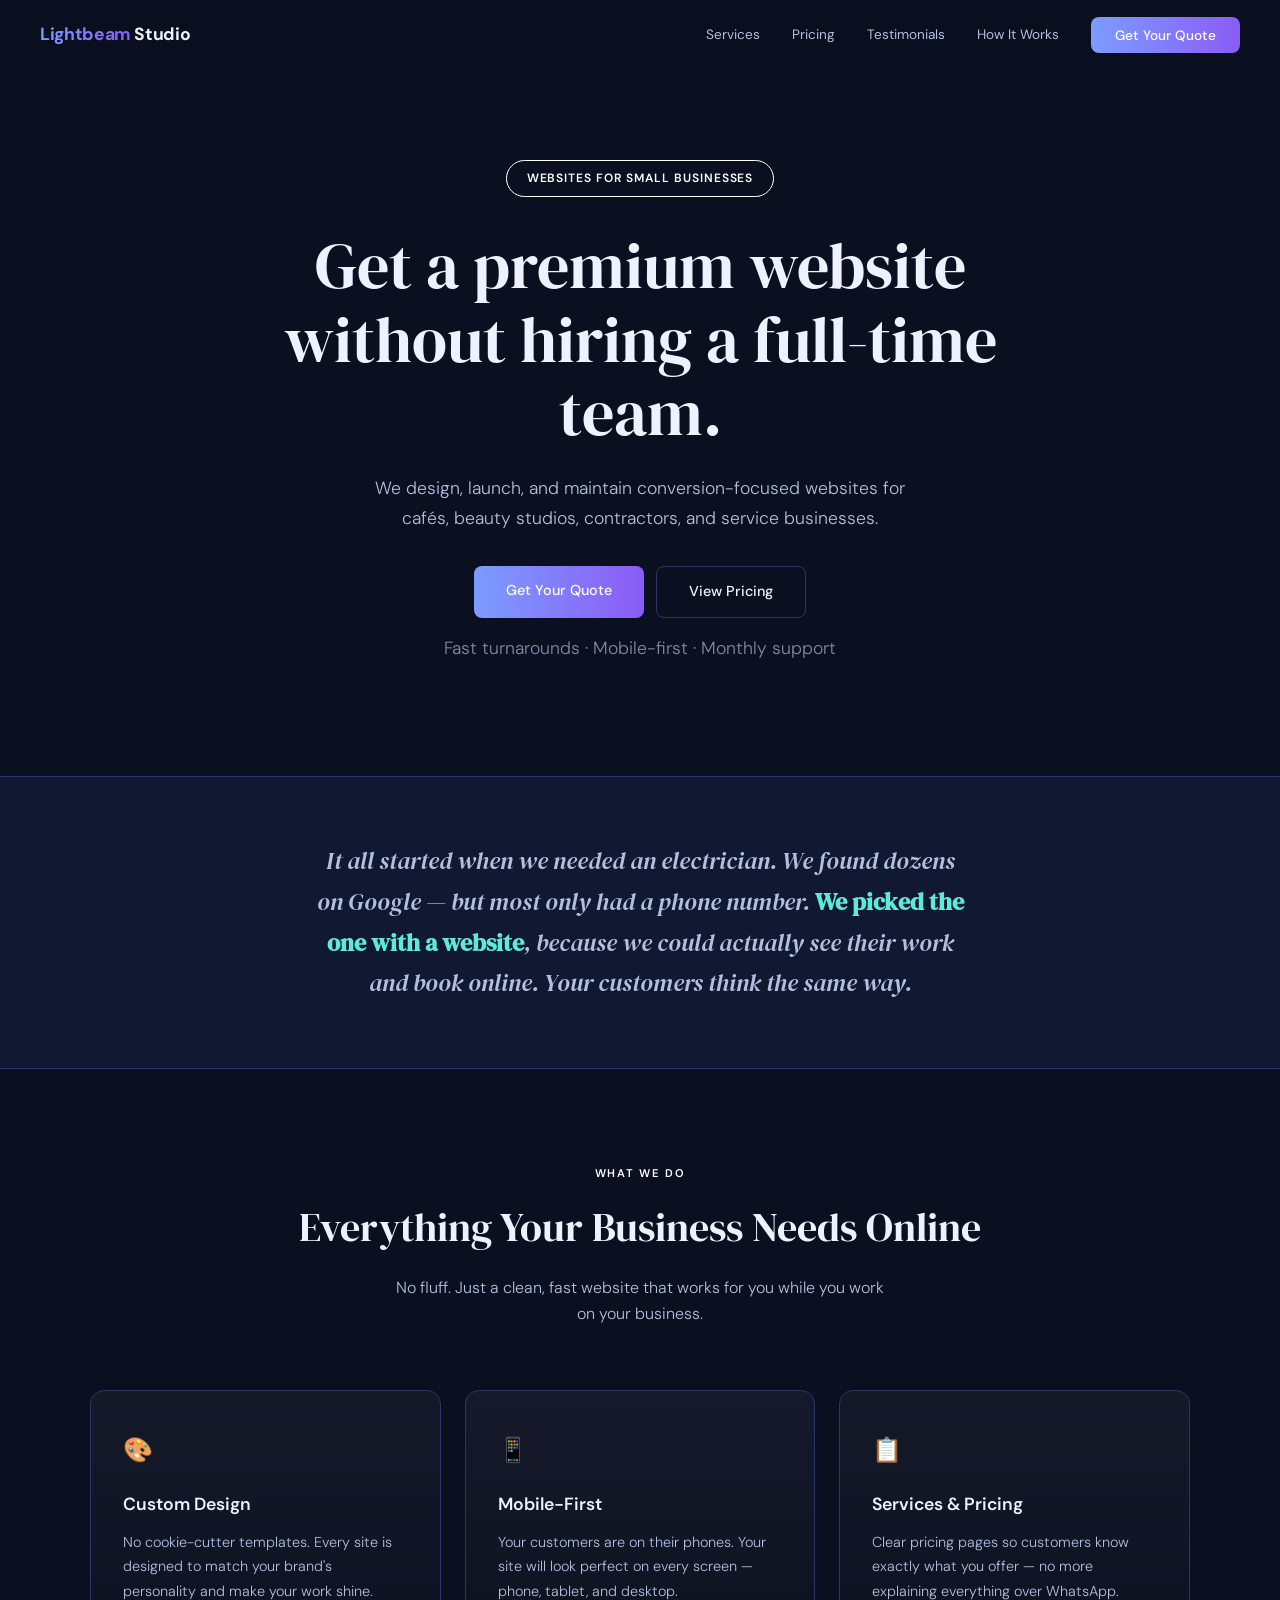
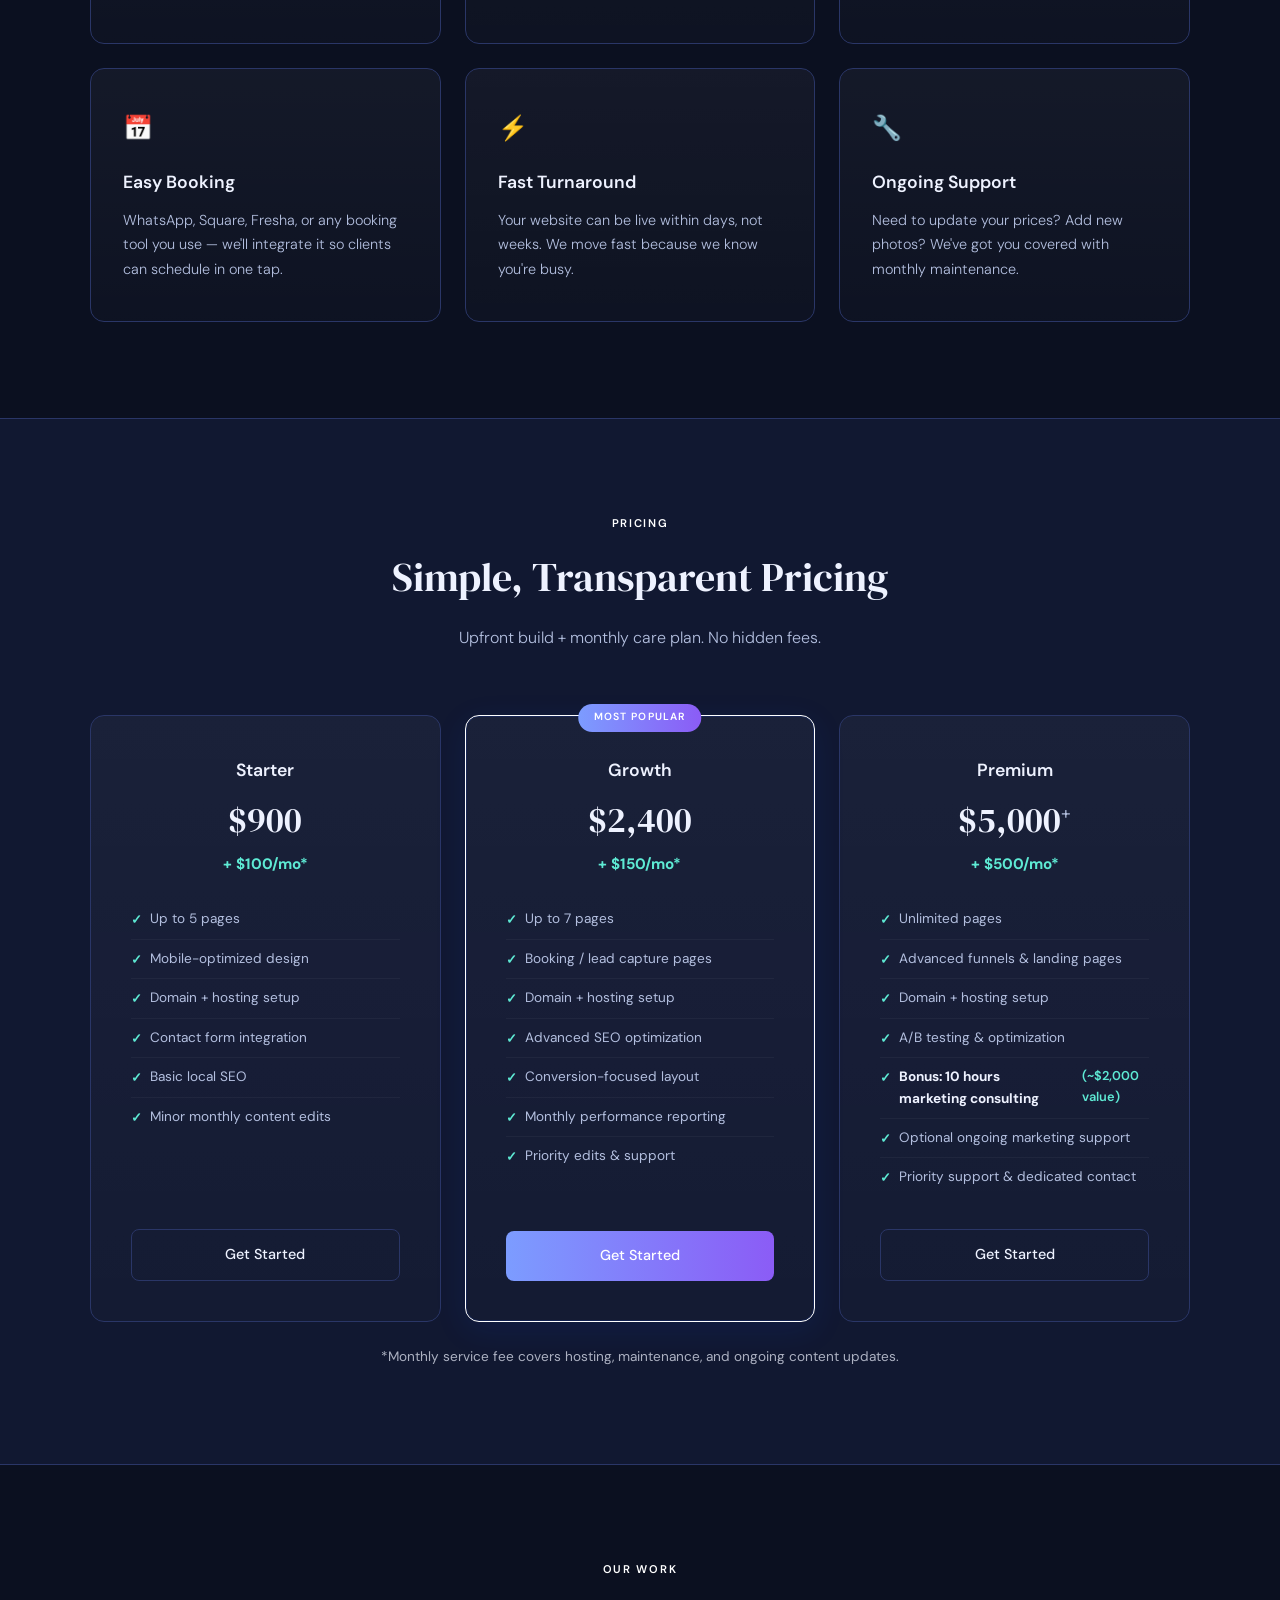
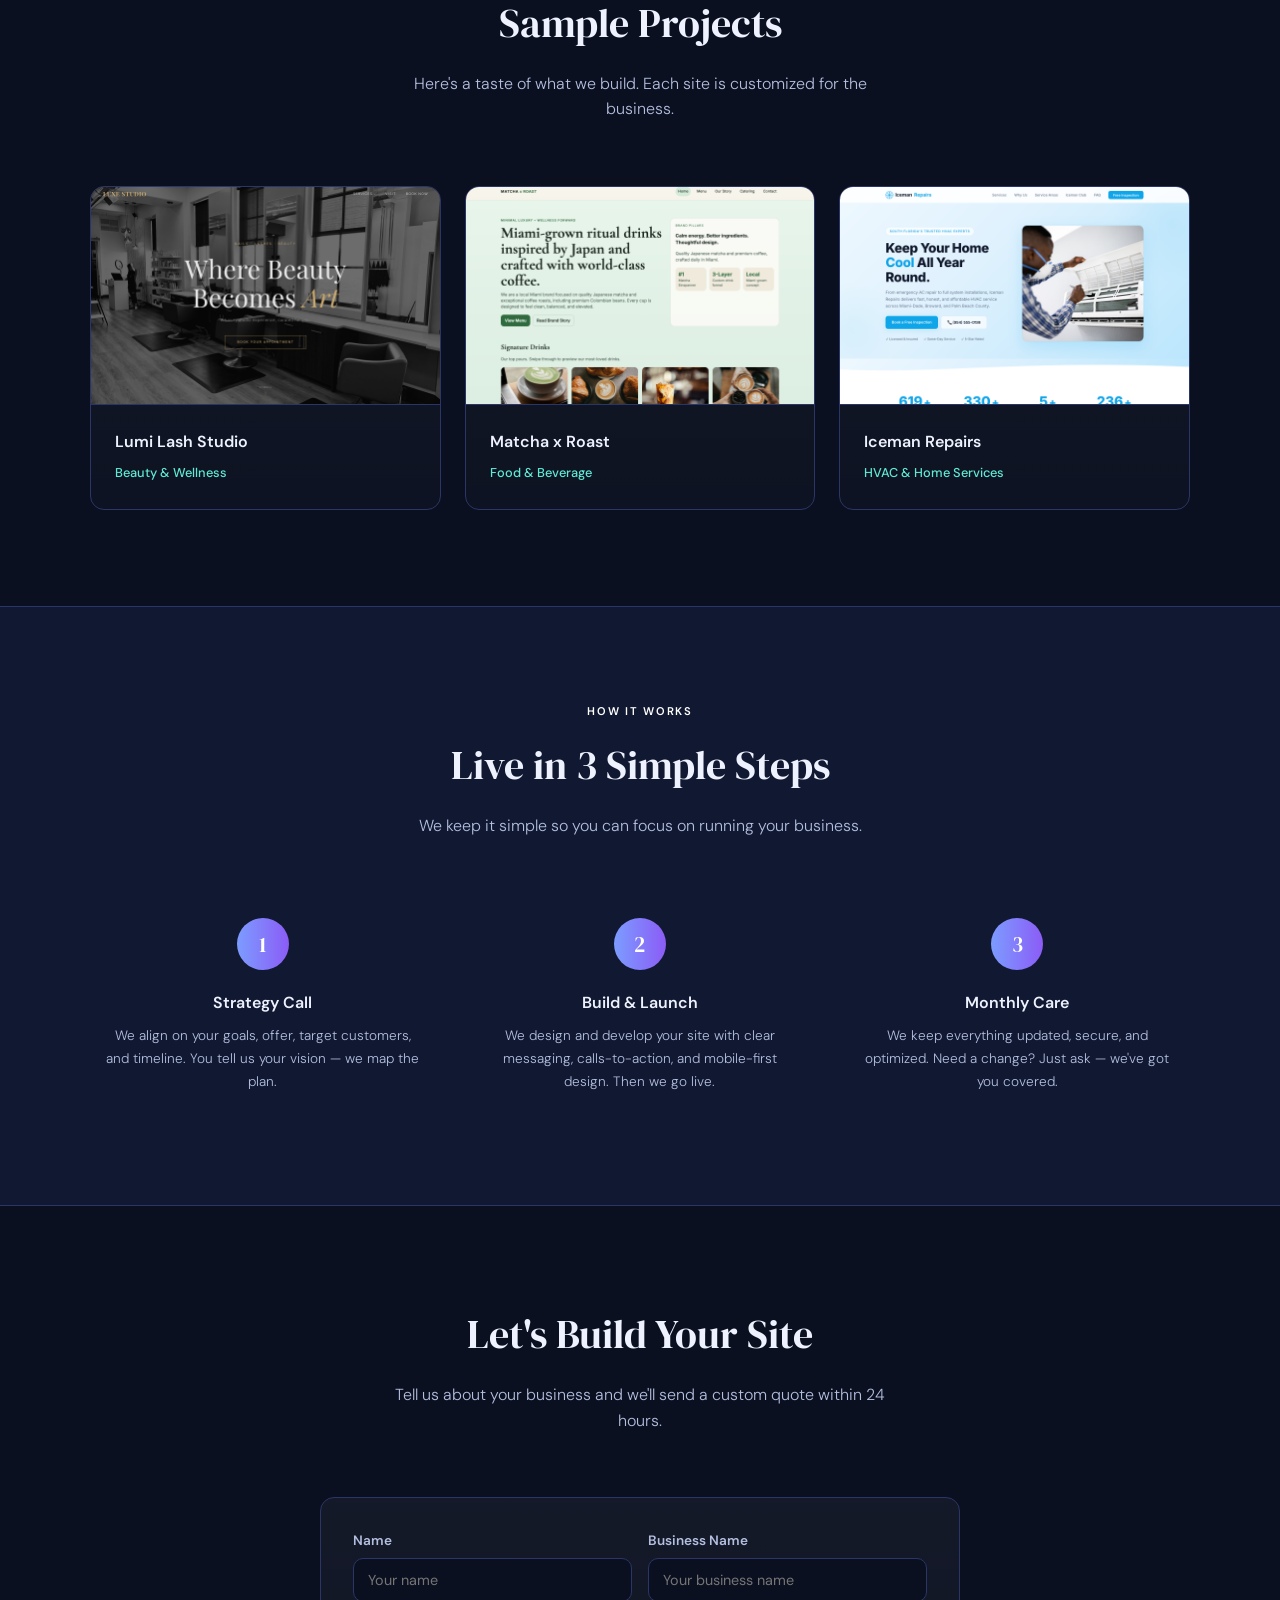
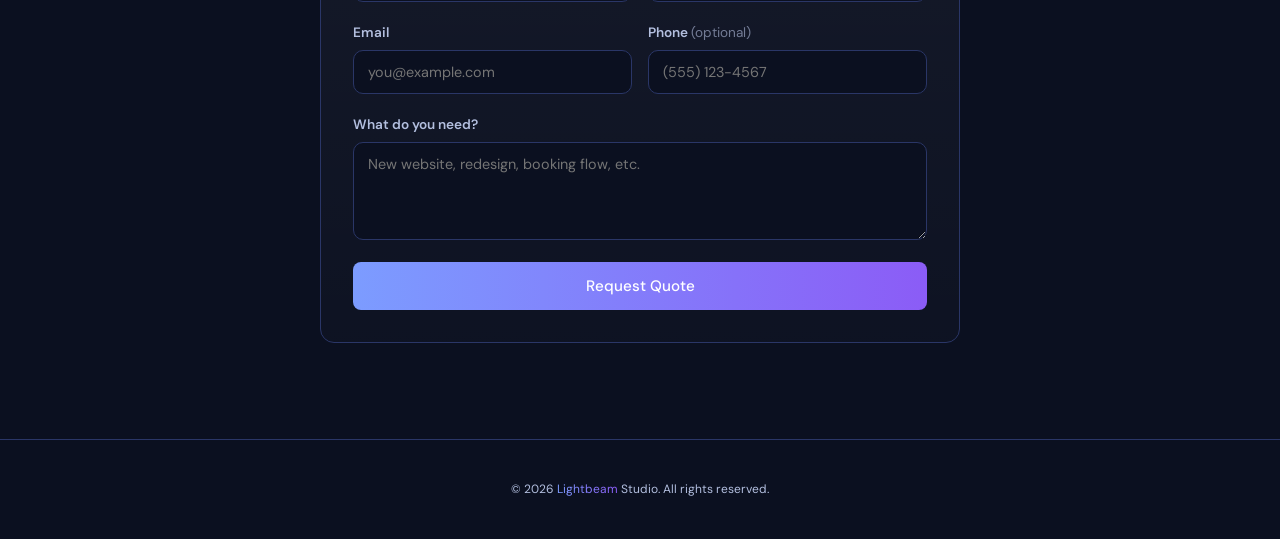
<file: index.html>
<!doctype html>
<html lang="en">
    <head>
        <meta charset="UTF-8" />
        <meta name="viewport" content="width=device-width, initial-scale=1.0" />
        <title>Lightbeam Studio — Websites for Small Businesses</title>
        <meta
            name="description"
            content="Done-for-you websites for local businesses. Professional design, fast launch, and monthly maintenance plans."
        />
        <link rel="preconnect" href="https://fonts.googleapis.com" />
        <link rel="preconnect" href="https://fonts.gstatic.com" crossorigin />
        <link
            href="https://fonts.googleapis.com/css2?family=DM+Sans:ital,wght@0,300;0,400;0,500;0,600;0,700;1,400&family=DM+Serif+Display:ital@0;1&display=swap"
            rel="stylesheet"
        />
        <link rel="stylesheet" href="./styles.css" />
    </head>
    <body>
        <!-- NAV -->
        <nav>
            <a href="#" class="nav-logo"
                ><span class="boo">Lightbeam</span> Studio</a
            >
            <ul class="nav-links">
                <li><a href="#services">Services</a></li>
                <li><a href="#pricing">Pricing</a></li>
                <li><a href="./testimonials.html">Testimonials</a></li>
                <li><a href="#how">How It Works</a></li>
                <li><a href="#contact" class="nav-cta">Get Your Quote</a></li>
            </ul>
            <button class="nav-hamburger" aria-label="Menu">
                <span></span><span></span><span></span>
            </button>
        </nav>

        <!-- HERO -->
        <section class="hero">
            <div class="fade-in">
                <span class="hero-badge">WEBSITES FOR SMALL BUSINESSES</span>
                <h1>Get a premium website without hiring a full-time team.</h1>
                <p>
                    We design, launch, and maintain conversion-focused websites
                    for cafés, beauty studios, contractors, and service
                    businesses.
                </p>
                <div class="hero-ctas">
                    <a href="#contact" class="btn-gradient">Get Your Quote</a>
                    <a href="#pricing" class="btn-ghost">View Pricing</a>
                </div>
                <p class="micro">
                    Fast turnarounds · Mobile-first · Monthly support
                </p>
            </div>
        </section>

        <!-- STORY -->
        <div class="story">
            <div class="story-inner fade-in">
                <p>
                    It all started when we needed an electrician. We found
                    dozens on Google — but most only had a phone number.
                    <strong>We picked the one with a website</strong>, because
                    we could actually see their work and book online. Your
                    customers think the same way.
                </p>
            </div>
        </div>

        <!-- SERVICES -->
        <section id="services">
            <p class="section-label fade-in">What We Do</p>
            <h2 class="section-title fade-in">
                Everything Your Business Needs Online
            </h2>
            <p class="section-subtitle fade-in">
                No fluff. Just a clean, fast website that works for you while
                you work on your business.
            </p>

            <div class="offers-grid">
                <div class="offer-card fade-in">
                    <div class="offer-icon">🎨</div>
                    <h3>Custom Design</h3>
                    <p>
                        No cookie-cutter templates. Every site is designed to
                        match your brand's personality and make your work shine.
                    </p>
                </div>
                <div class="offer-card fade-in">
                    <div class="offer-icon">📱</div>
                    <h3>Mobile-First</h3>
                    <p>
                        Your customers are on their phones. Your site will look
                        perfect on every screen — phone, tablet, and desktop.
                    </p>
                </div>
                <div class="offer-card fade-in">
                    <div class="offer-icon">📋</div>
                    <h3>Services & Pricing</h3>
                    <p>
                        Clear pricing pages so customers know exactly what you
                        offer — no more explaining everything over WhatsApp.
                    </p>
                </div>
                <div class="offer-card fade-in">
                    <div class="offer-icon">📅</div>
                    <h3>Easy Booking</h3>
                    <p>
                        WhatsApp, Square, Fresha, or any booking tool you use —
                        we'll integrate it so clients can schedule in one tap.
                    </p>
                </div>
                <div class="offer-card fade-in">
                    <div class="offer-icon">⚡</div>
                    <h3>Fast Turnaround</h3>
                    <p>
                        Your website can be live within days, not weeks. We move
                        fast because we know you're busy.
                    </p>
                </div>
                <div class="offer-card fade-in">
                    <div class="offer-icon">🔧</div>
                    <h3>Ongoing Support</h3>
                    <p>
                        Need to update your prices? Add new photos? We've got
                        you covered with monthly maintenance.
                    </p>
                </div>
            </div>
        </section>

        <!-- PRICING -->
        <section id="pricing" class="alt-section">
            <p class="section-label fade-in">Pricing</p>
            <h2 class="section-title fade-in">Simple, Transparent Pricing</h2>
            <p class="section-subtitle fade-in">
                Upfront build + monthly care plan. No hidden fees.
            </p>

            <div class="pricing-grid">
                <div class="pricing-card fade-in">
                    <h3>Starter</h3>
                    <div class="price">$900</div>
                    <div class="monthly">+ $100/mo*</div>
                    <ul class="pricing-features">
                        <li>Up to 5 pages</li>
                        <li>Mobile-optimized design</li>
                        <li>Domain + hosting setup</li>
                        <li>Contact form integration</li>
                        <li>Basic local SEO</li>
                        <li>Minor monthly content edits</li>
                    </ul>
                    <a href="#contact" class="btn-outline-full">Get Started</a>
                </div>
                <div class="pricing-card featured fade-in">
                    <span class="pricing-badge">Most Popular</span>
                    <h3>Growth</h3>
                    <div class="price">$2,400</div>
                    <div class="monthly">+ $150/mo*</div>
                    <ul class="pricing-features">
                        <li>Up to 7 pages</li>
                        <li>Booking / lead capture pages</li>
                        <li>Domain + hosting setup</li>
                        <li>Advanced SEO optimization</li>
                        <li>Conversion-focused layout</li>
                        <li>Monthly performance reporting</li>
                        <li>Priority edits & support</li>
                    </ul>
                    <a href="#contact" class="btn-gradient-full">Get Started</a>
                </div>
                <div class="pricing-card fade-in">
                    <h3>Premium</h3>
                    <div class="price">
                        $5,000<span
                            style="font-size: 0.5em; vertical-align: super"
                            >+</span
                        >
                    </div>
                    <div class="monthly">+ $500/mo*</div>
                    <ul class="pricing-features">
                        <li>Unlimited pages</li>
                        <li>Advanced funnels & landing pages</li>
                        <li>Domain + hosting setup</li>
                        <li>A/B testing & optimization</li>
                        <li>
                            <strong>Bonus: 10 hours marketing consulting</strong
                            ><br /><span class="bonus-value"
                                >(~$2,000 value)</span
                            >
                        </li>
                        <li>Optional ongoing marketing support</li>
                        <li>Priority support & dedicated contact</li>
                    </ul>
                    <a href="#contact" class="btn-outline-full">Get Started</a>
                </div>
            </div>
            <p
                class="pricing-remark fade-in"
                style="
                    text-align: center;
                    margin-top: 1.5rem;
                    font-size: 0.85rem;
                    opacity: 0.7;
                "
            >
                *Monthly service fee covers hosting, maintenance, and ongoing
                content updates.
            </p>
        </section>

        <!-- PORTFOLIO / TESTIMONIALS -->
        <section id="work">
            <p class="section-label fade-in">Our Work</p>
            <h2 class="section-title fade-in">Sample Projects</h2>
            <p class="section-subtitle fade-in">
                Here's a taste of what we build. Each site is customized for the
                business.
            </p>

            <div class="portfolio-grid">
                <div class="portfolio-card fade-in">
                    <div class="portfolio-thumb">
                        <img
                            src="assets/lumi-lash-brow-home.png"
                            alt="Lumi Lash Studio website"
                        />
                    </div>
                    <div class="portfolio-info">
                        <h3>Lumi Lash Studio</h3>
                        <span class="portfolio-type">Beauty & Wellness</span>
                    </div>
                </div>
                <div class="portfolio-card fade-in">
                    <div class="portfolio-thumb">
                        <img
                            src="assets/matcha-x-roast-home.png"
                            alt="Matcha x Roast website"
                        />
                    </div>
                    <div class="portfolio-info">
                        <h3>Matcha x Roast</h3>
                        <span class="portfolio-type">Food & Beverage</span>
                    </div>
                </div>
                <div class="portfolio-card fade-in">
                    <div class="portfolio-thumb">
                        <img
                            src="assets/iceman-repairs-home.png"
                            alt="Iceman Repairs website"
                        />
                    </div>
                    <div class="portfolio-info">
                        <h3>Iceman Repairs</h3>
                        <span class="portfolio-type">HVAC & Home Services</span>
                    </div>
                </div>
            </div>
        </section>

        <!-- HOW IT WORKS -->
        <section id="how" class="alt-section">
            <p class="section-label fade-in">How It Works</p>
            <h2 class="section-title fade-in">Live in 3 Simple Steps</h2>
            <p class="section-subtitle fade-in">
                We keep it simple so you can focus on running your business.
            </p>

            <div class="steps">
                <div class="step fade-in">
                    <div class="step-num">1</div>
                    <h3>Strategy Call</h3>
                    <p>
                        We align on your goals, offer, target customers, and
                        timeline. You tell us your vision — we map the plan.
                    </p>
                </div>
                <div class="step fade-in">
                    <div class="step-num">2</div>
                    <h3>Build & Launch</h3>
                    <p>
                        We design and develop your site with clear messaging,
                        calls-to-action, and mobile-first design. Then we go
                        live.
                    </p>
                </div>
                <div class="step fade-in">
                    <div class="step-num">3</div>
                    <h3>Monthly Care</h3>
                    <p>
                        We keep everything updated, secure, and optimized. Need
                        a change? Just ask — we've got you covered.
                    </p>
                </div>
            </div>
        </section>

        <!-- CONTACT -->
        <section id="contact">
            <div class="fade-in contact-wrap">
                <h2 class="section-title">Let's Build Your Site</h2>
                <p class="section-subtitle">
                    Tell us about your business and we'll send a custom quote
                    within 24 hours.
                </p>

                <form
                    class="contact-form"
                    id="contact-form"
                    action="https://formspree.io/f/mlgojzvj"
                    method="POST"
                >
                    <div class="form-grid">
                        <label>
                            Name
                            <input
                                type="text"
                                name="name"
                                required
                                placeholder="Your name"
                            />
                        </label>
                        <label>
                            Business Name
                            <input
                                type="text"
                                name="business"
                                required
                                placeholder="Your business name"
                            />
                        </label>
                        <label>
                            Email
                            <input
                                type="email"
                                name="email"
                                required
                                placeholder="you@example.com"
                            />
                        </label>
                        <label>
                            Phone <span class="optional">(optional)</span>
                            <input
                                type="tel"
                                name="phone"
                                placeholder="(555) 123-4567"
                            />
                        </label>
                    </div>
                    <label class="full-width">
                        What do you need?
                        <textarea
                            name="needs"
                            rows="4"
                            placeholder="New website, redesign, booking flow, etc."
                        ></textarea>
                    </label>
                    <button class="btn-gradient-full" type="submit">
                        Request Quote
                    </button>
                </form>
                <div id="form-success" style="display:none; text-align:center; padding:2rem 0;">
                    <h3 style="color:#4ade80; margin-bottom:0.5rem;">✅ Message sent!</h3>
                    <p style="color:#ccc;">Thanks for reaching out — we'll get back to you within 24 hours.</p>
                </div>
            </div>
        </section>

        <!-- FOOTER -->
        <footer>
            <p>
                © 2026 <span class="boo">Lightbeam</span> Studio. All rights
                reserved.
            </p>
        </footer>

        <script>
            // Fade-in on scroll
            const observer = new IntersectionObserver(
                (entries) => {
                    entries.forEach((entry) => {
                        if (entry.isIntersecting)
                            entry.target.classList.add("visible");
                    });
                },
                { threshold: 0.1 },
            );
            document
                .querySelectorAll(".fade-in")
                .forEach((el) => observer.observe(el));

            // Nav scroll
            window.addEventListener("scroll", () => {
                document
                    .querySelector("nav")
                    .classList.toggle("scrolled", window.scrollY > 20);
            });

            // Mobile menu
            const hamburger = document.querySelector(".nav-hamburger");
            const navLinks = document.querySelector(".nav-links");
            hamburger.addEventListener("click", () => {
                hamburger.classList.toggle("open");
                navLinks.classList.toggle("open");
            });
            navLinks.querySelectorAll("a").forEach((link) => {
                link.addEventListener("click", () => {
                    hamburger.classList.remove("open");
                    navLinks.classList.remove("open");
                });
            });
            // Contact form — AJAX submit
            const form = document.getElementById("contact-form");
            const successMsg = document.getElementById("form-success");
            form.addEventListener("submit", async (e) => {
                e.preventDefault();
                const btn = form.querySelector('button[type="submit"]');
                btn.disabled = true;
                btn.textContent = "Sending...";
                try {
                    const res = await fetch(form.action, {
                        method: "POST",
                        body: new FormData(form),
                        headers: { Accept: "application/json" },
                    });
                    if (res.ok) {
                        form.style.display = "none";
                        successMsg.style.display = "block";
                    } else {
                        btn.disabled = false;
                        btn.textContent = "Request Quote";
                        alert("Something went wrong — please try again.");
                    }
                } catch {
                    btn.disabled = false;
                    btn.textContent = "Request Quote";
                    alert("Something went wrong — please try again.");
                }
            });
        </script>
    </body>
</html>
</file>
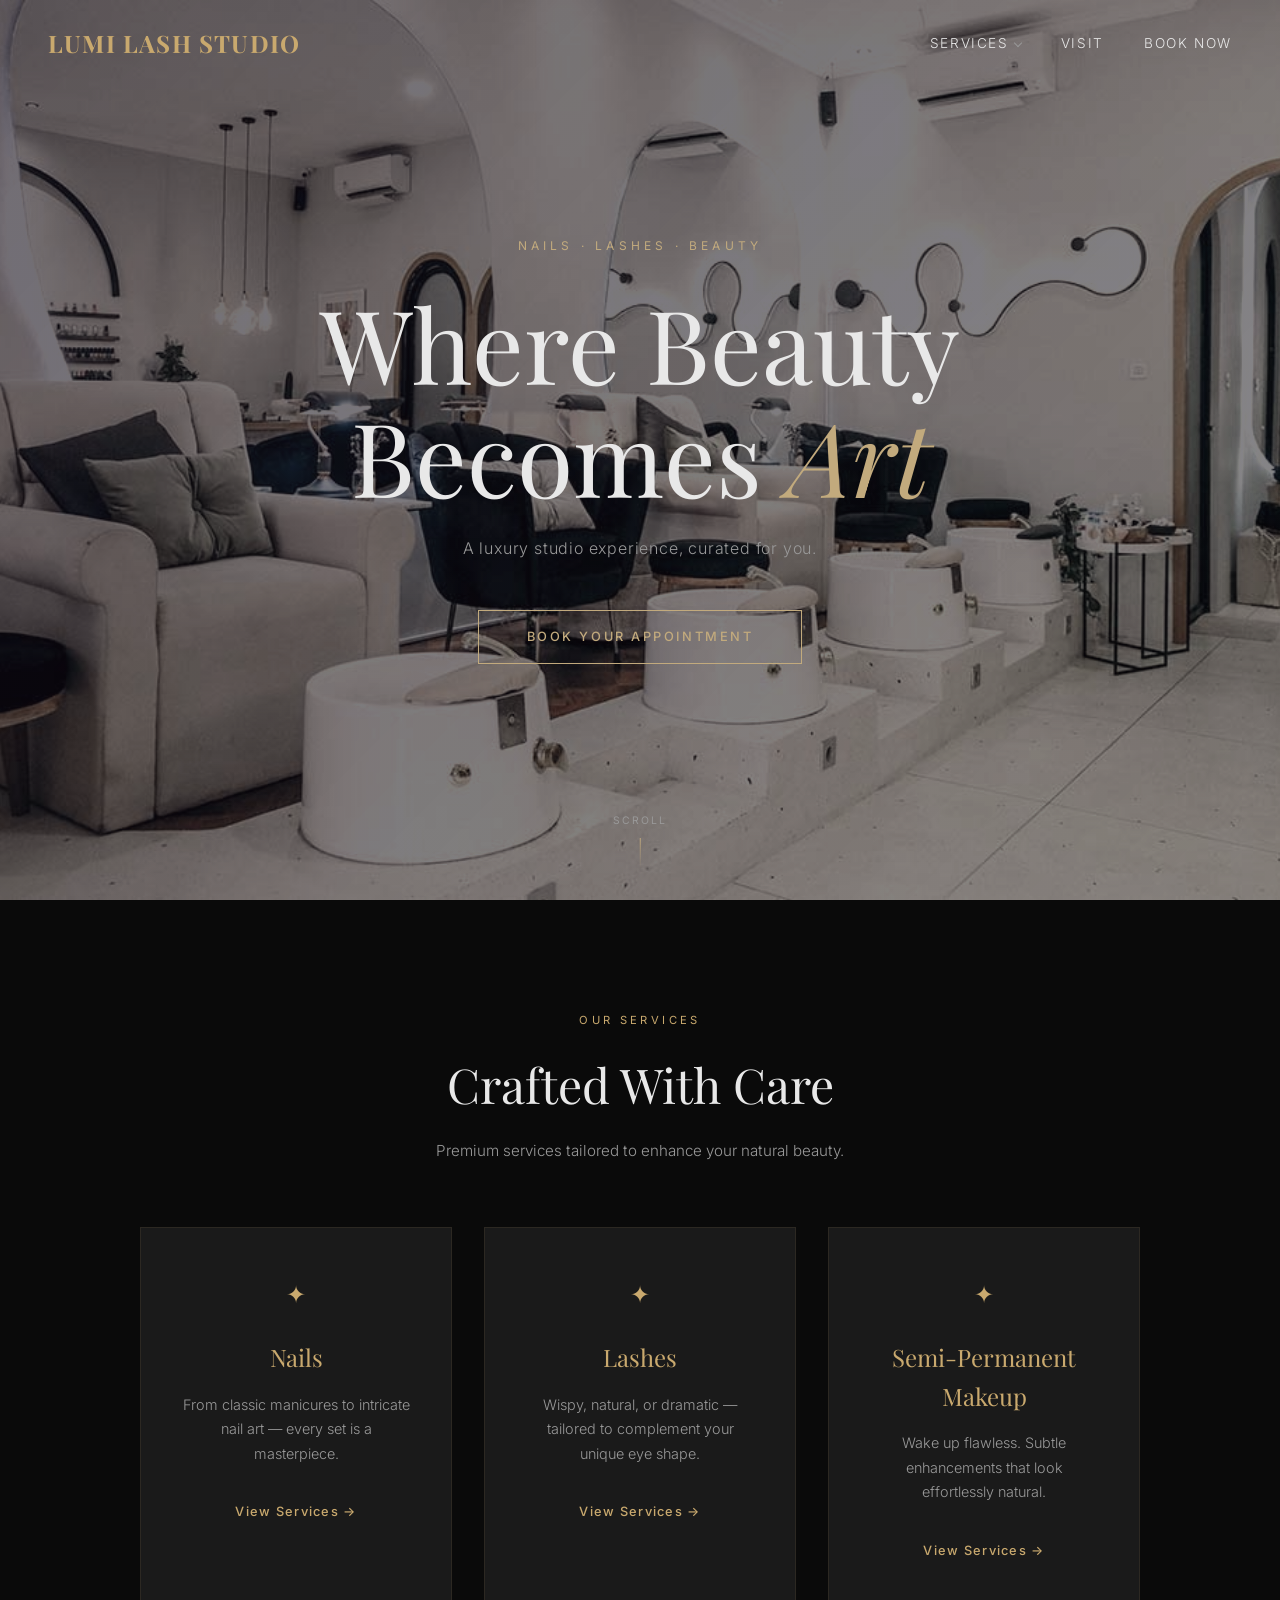
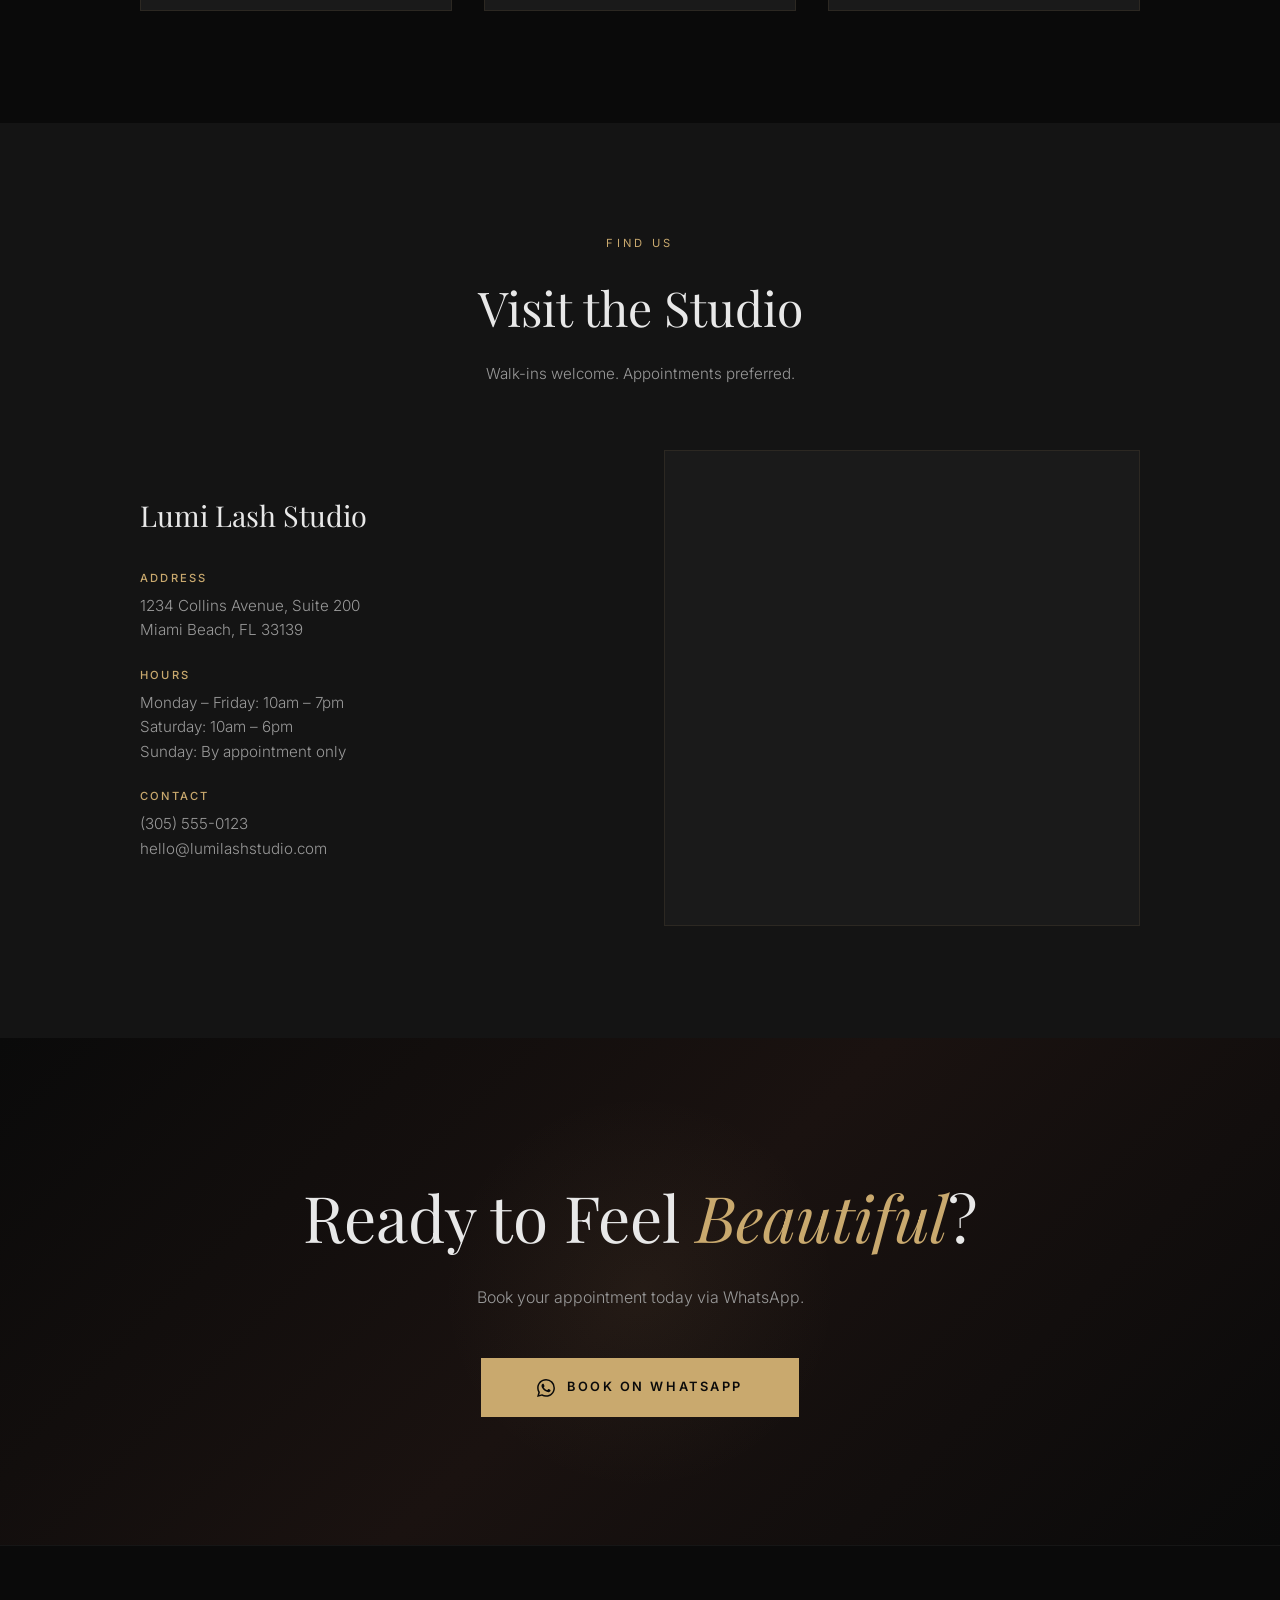
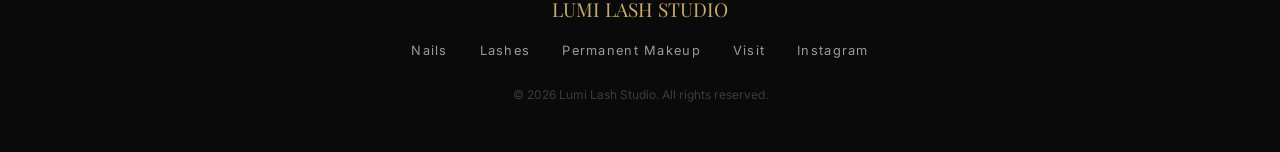
<file: samples/lumi-lash/index.html>
<!DOCTYPE html>
<html lang="en">
<head>
    <meta charset="UTF-8">
    <meta name="viewport" content="width=device-width, initial-scale=1.0">
    <title>Lumi Lash Studio</title>
    <link rel="preconnect" href="https://fonts.googleapis.com">
    <link href="https://fonts.googleapis.com/css2?family=Playfair+Display:ital,wght@0,400;0,600;0,700;1,400&family=Inter:wght@300;400;500&display=swap" rel="stylesheet">
    <link rel="stylesheet" href="styles.css">
</head>
<body>

    <!-- NAV -->
    <nav>
        <a href="index.html" class="nav-logo">LUMI LASH STUDIO</a>
        <ul class="nav-links">
            <li class="dropdown">
                <a href="#" class="dropdown-toggle">Services</a>
                <ul class="dropdown-menu">
                    <li><a href="nails.html">Nails</a></li>
                    <li><a href="lashes.html">Lashes</a></li>
                    <li><a href="permanent.html">Permanent Makeup</a></li>
                </ul>
            </li>
            <li><a href="#location">Visit</a></li>
            <li><a href="#booking">Book Now</a></li>
        </ul>
        <button class="nav-hamburger" aria-label="Menu">
            <span></span><span></span><span></span>
        </button>
    </nav>

    <!-- HERO -->
    <section class="hero" style="background-image: url('images/salon-hero.jpg');">
        <div class="hero-overlay"></div>
        <div class="hero-content fade-in">
            <p class="hero-tagline">Nails · Lashes · Beauty</p>
            <h1>Where Beauty<br>Becomes <em>Art</em></h1>
            <p class="hero-sub">A luxury studio experience, curated for you.</p>
            <a href="#booking" class="hero-cta">Book Your Appointment</a>
        </div>
        <div class="scroll-indicator">
            <span>Scroll</span>
        </div>
    </section>

    <!-- SERVICES OVERVIEW -->
    <section id="services">
        <p class="section-label fade-in">Our Services</p>
        <h2 class="section-title fade-in">Crafted With Care</h2>
        <p class="section-subtitle fade-in">Premium services tailored to enhance your natural beauty.</p>

        <div class="services-overview">
            <a href="nails.html" class="service-card fade-in">
                <div class="service-card-icon">✦</div>
                <h3>Nails</h3>
                <p>From classic manicures to intricate nail art — every set is a masterpiece.</p>
                <span class="service-card-link">View Services →</span>
            </a>
            <a href="lashes.html" class="service-card fade-in">
                <div class="service-card-icon">✦</div>
                <h3>Lashes</h3>
                <p>Wispy, natural, or dramatic — tailored to complement your unique eye shape.</p>
                <span class="service-card-link">View Services →</span>
            </a>
            <a href="permanent.html" class="service-card fade-in">
                <div class="service-card-icon">✦</div>
                <h3>Semi-Permanent Makeup</h3>
                <p>Wake up flawless. Subtle enhancements that look effortlessly natural.</p>
                <span class="service-card-link">View Services →</span>
            </a>
        </div>
    </section>

    <!-- LOCATION -->
    <section id="location" class="bg-dark">
        <p class="section-label fade-in">Find Us</p>
        <h2 class="section-title fade-in">Visit the Studio</h2>
        <p class="section-subtitle fade-in">Walk-ins welcome. Appointments preferred.</p>

        <div class="location-grid">
            <div class="location-info fade-in">
                <h3>Lumi Lash Studio</h3>
                <div class="location-detail">
                    <p class="label">Address</p>
                    <p class="value">1234 Collins Avenue, Suite 200<br>Miami Beach, FL 33139</p>
                </div>
                <div class="location-detail">
                    <p class="label">Hours</p>
                    <p class="value">
                        Monday – Friday: 10am – 7pm<br>
                        Saturday: 10am – 6pm<br>
                        Sunday: By appointment only
                    </p>
                </div>
                <div class="location-detail">
                    <p class="label">Contact</p>
                    <p class="value">
                        (305) 555-0123<br>
                        hello@lumilashstudio.com
                    </p>
                </div>
            </div>
            <div class="map-placeholder fade-in">
                <iframe src="https://www.google.com/maps/embed?pb=!1m18!1m12!1m3!1d14361.509421658498!2d-80.19362!3d25.76168!2m3!1f0!2f0!3f0!3m2!1i1024!2i768!4f13.1!3m3!1m2!1s0x88d9b6823b6e27df%3A0xc7e16d0e63e2b8b3!2sMiami%20Beach%2C%20FL!5e0!3m2!1sen!2sus!4v1" width="100%" height="300" style="border:0; border-radius:12px;" allowfullscreen="" loading="lazy" referrerpolicy="no-referrer-when-downgrade"></iframe>
            </div>
        </div>
    </section>

    <!-- BOOKING CTA -->
    <section id="booking" class="booking">
        <div class="booking-content fade-in">
            <h2>Ready to Feel <em>Beautiful</em>?</h2>
            <p>Book your appointment today via WhatsApp.</p>
            <a href="https://wa.me/13055550123?text=Hi!%20I'd%20like%20to%20book%20an%20appointment." class="btn-book" target="_blank">
                <svg viewBox="0 0 24 24"><path d="M17.472 14.382c-.297-.149-1.758-.867-2.03-.967-.273-.099-.471-.148-.67.15-.197.297-.767.966-.94 1.164-.173.199-.347.223-.644.075-.297-.15-1.255-.463-2.39-1.475-.883-.788-1.48-1.761-1.653-2.059-.173-.297-.018-.458.13-.606.134-.133.298-.347.446-.52.149-.174.198-.298.298-.497.099-.198.05-.371-.025-.52-.075-.149-.669-1.612-.916-2.207-.242-.579-.487-.5-.669-.51-.173-.008-.371-.01-.57-.01-.198 0-.52.074-.792.372-.272.297-1.04 1.016-1.04 2.479 0 1.462 1.065 2.875 1.213 3.074.149.198 2.096 3.2 5.077 4.487.709.306 1.262.489 1.694.625.712.227 1.36.195 1.871.118.571-.085 1.758-.719 2.006-1.413.248-.694.248-1.289.173-1.413-.074-.124-.272-.198-.57-.347m-5.421 7.403h-.004a9.87 9.87 0 01-5.031-1.378l-.361-.214-3.741.982.998-3.648-.235-.374a9.86 9.86 0 01-1.51-5.26c.001-5.45 4.436-9.884 9.888-9.884 2.64 0 5.122 1.03 6.988 2.898a9.825 9.825 0 012.893 6.994c-.003 5.45-4.437 9.884-9.885 9.884m8.413-18.297A11.815 11.815 0 0012.05 0C5.495 0 .16 5.335.157 11.892c0 2.096.547 4.142 1.588 5.945L.057 24l6.305-1.654a11.882 11.882 0 005.683 1.448h.005c6.554 0 11.89-5.335 11.893-11.893a11.821 11.821 0 00-3.48-8.413z"/></svg>
                Book on WhatsApp
            </a>
        </div>
    </section>

    <!-- FOOTER -->
    <footer>
        <div class="footer-logo">LUMI LASH STUDIO</div>
        <div class="footer-links">
            <a href="nails.html">Nails</a>
            <a href="lashes.html">Lashes</a>
            <a href="permanent.html">Permanent Makeup</a>
            <a href="#location">Visit</a>
            <a href="https://instagram.com" target="_blank">Instagram</a>
        </div>
        <p>&copy; 2026 Lumi Lash Studio. All rights reserved.</p>
    </footer>

    <script src="main.js"></script>
</body>
</html>
</file>
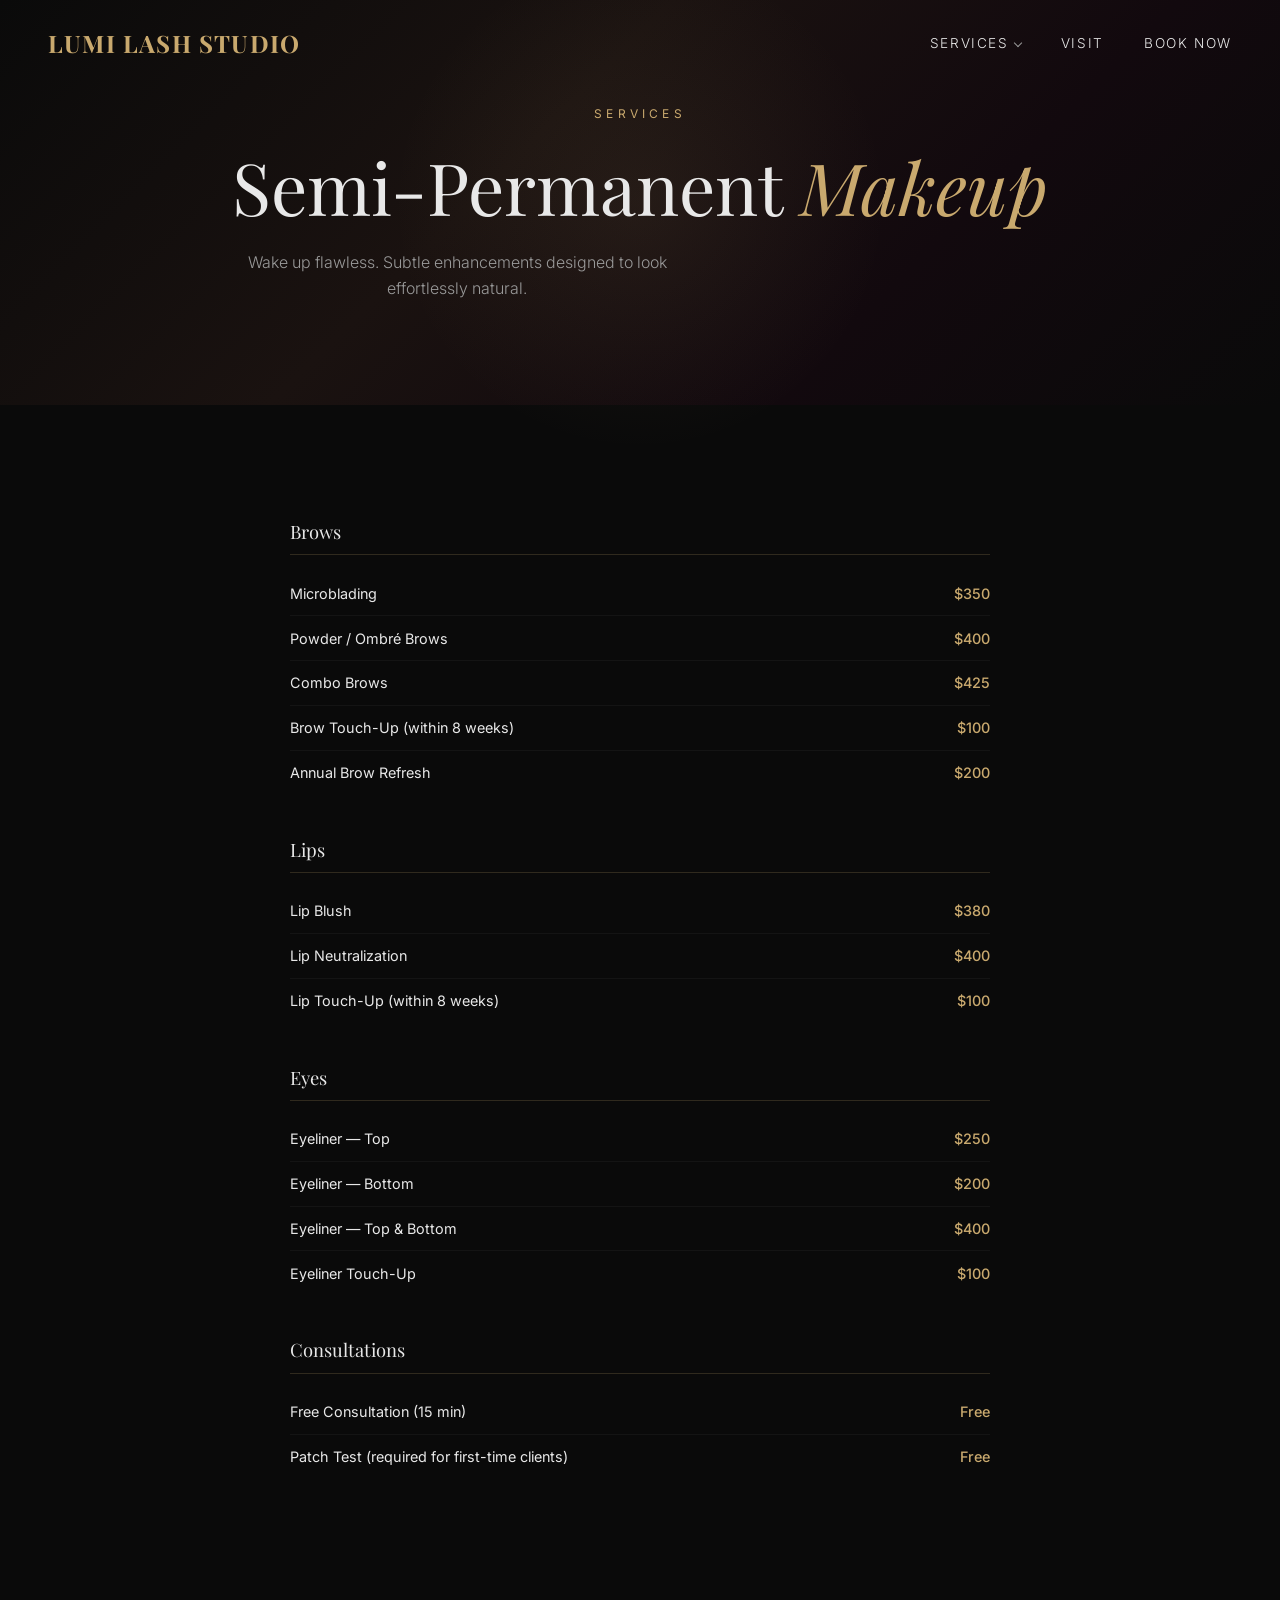
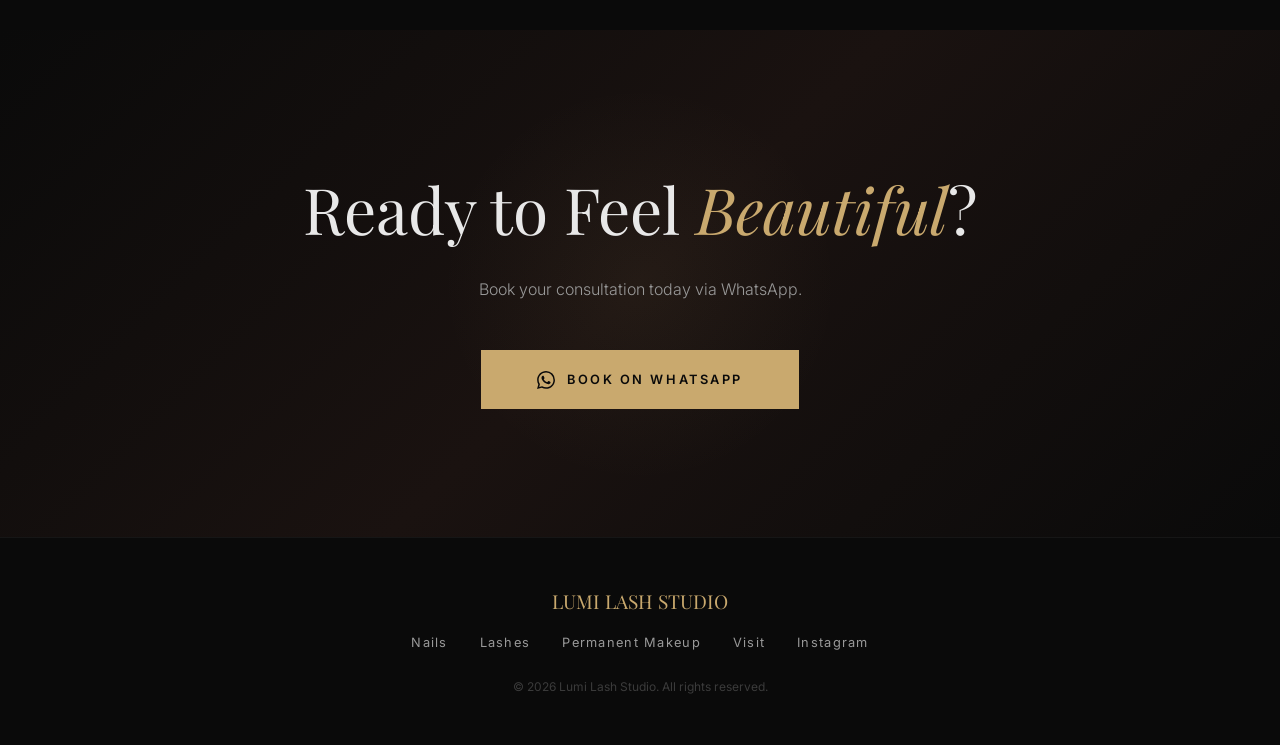
<file: samples/lumi-lash/permanent.html>
<!DOCTYPE html>
<html lang="en">
<head>
    <meta charset="UTF-8">
    <meta name="viewport" content="width=device-width, initial-scale=1.0">
    <title>Semi-Permanent Makeup — Lumi Lash Studio</title>
    <link rel="preconnect" href="https://fonts.googleapis.com">
    <link href="https://fonts.googleapis.com/css2?family=Playfair+Display:ital,wght@0,400;0,600;0,700;1,400&family=Inter:wght@300;400;500&display=swap" rel="stylesheet">
    <link rel="stylesheet" href="styles.css">
</head>
<body>

    <!-- NAV -->
    <nav>
        <a href="index.html" class="nav-logo">LUMI LASH STUDIO</a>
        <ul class="nav-links">
            <li class="dropdown">
                <a href="#" class="dropdown-toggle">Services</a>
                <ul class="dropdown-menu">
                    <li><a href="nails.html">Nails</a></li>
                    <li><a href="lashes.html">Lashes</a></li>
                    <li><a href="permanent.html">Permanent Makeup</a></li>
                </ul>
            </li>
            <li><a href="index.html#location">Visit</a></li>
            <li><a href="index.html#booking">Book Now</a></li>
        </ul>
        <button class="nav-hamburger" aria-label="Menu">
            <span></span><span></span><span></span>
        </button>
    </nav>

    <!-- PAGE HERO -->
    <section class="page-hero">
        <div class="page-hero-content fade-in">
            <p class="hero-tagline">Services</p>
            <h1>Semi-Permanent <em>Makeup</em></h1>
            <p class="page-hero-sub">Wake up flawless. Subtle enhancements designed to look effortlessly natural.</p>
        </div>
    </section>

    <!-- PRICING -->
    <section>
        <div class="pricing-section fade-in">
            <h4 class="pricing-group-title">Brows</h4>
            <ul>
                <li><span class="item-name">Microblading</span><span class="item-price">$350</span></li>
                <li><span class="item-name">Powder / Ombré Brows</span><span class="item-price">$400</span></li>
                <li><span class="item-name">Combo Brows</span><span class="item-price">$425</span></li>
                <li><span class="item-name">Brow Touch-Up (within 8 weeks)</span><span class="item-price">$100</span></li>
                <li><span class="item-name">Annual Brow Refresh</span><span class="item-price">$200</span></li>
            </ul>

            <h4 class="pricing-group-title">Lips</h4>
            <ul>
                <li><span class="item-name">Lip Blush</span><span class="item-price">$380</span></li>
                <li><span class="item-name">Lip Neutralization</span><span class="item-price">$400</span></li>
                <li><span class="item-name">Lip Touch-Up (within 8 weeks)</span><span class="item-price">$100</span></li>
            </ul>

            <h4 class="pricing-group-title">Eyes</h4>
            <ul>
                <li><span class="item-name">Eyeliner — Top</span><span class="item-price">$250</span></li>
                <li><span class="item-name">Eyeliner — Bottom</span><span class="item-price">$200</span></li>
                <li><span class="item-name">Eyeliner — Top & Bottom</span><span class="item-price">$400</span></li>
                <li><span class="item-name">Eyeliner Touch-Up</span><span class="item-price">$100</span></li>
            </ul>

            <h4 class="pricing-group-title">Consultations</h4>
            <ul>
                <li><span class="item-name">Free Consultation (15 min)</span><span class="item-price">Free</span></li>
                <li><span class="item-name">Patch Test (required for first-time clients)</span><span class="item-price">Free</span></li>
            </ul>
        </div>
    </section>

    <!-- BOOKING CTA -->
    <section class="booking">
        <div class="booking-content fade-in">
            <h2>Ready to Feel <em>Beautiful</em>?</h2>
            <p>Book your consultation today via WhatsApp.</p>
            <a href="https://wa.me/13055550123?text=Hi!%20I'd%20like%20to%20book%20a%20permanent%20makeup%20consultation." class="btn-book" target="_blank">
                <svg viewBox="0 0 24 24"><path d="M17.472 14.382c-.297-.149-1.758-.867-2.03-.967-.273-.099-.471-.148-.67.15-.197.297-.767.966-.94 1.164-.173.199-.347.223-.644.075-.297-.15-1.255-.463-2.39-1.475-.883-.788-1.48-1.761-1.653-2.059-.173-.297-.018-.458.13-.606.134-.133.298-.347.446-.52.149-.174.198-.298.298-.497.099-.198.05-.371-.025-.52-.075-.149-.669-1.612-.916-2.207-.242-.579-.487-.5-.669-.51-.173-.008-.371-.01-.57-.01-.198 0-.52.074-.792.372-.272.297-1.04 1.016-1.04 2.479 0 1.462 1.065 2.875 1.213 3.074.149.198 2.096 3.2 5.077 4.487.709.306 1.262.489 1.694.625.712.227 1.36.195 1.871.118.571-.085 1.758-.719 2.006-1.413.248-.694.248-1.289.173-1.413-.074-.124-.272-.198-.57-.347m-5.421 7.403h-.004a9.87 9.87 0 01-5.031-1.378l-.361-.214-3.741.982.998-3.648-.235-.374a9.86 9.86 0 01-1.51-5.26c.001-5.45 4.436-9.884 9.888-9.884 2.64 0 5.122 1.03 6.988 2.898a9.825 9.825 0 012.893 6.994c-.003 5.45-4.437 9.884-9.885 9.884m8.413-18.297A11.815 11.815 0 0012.05 0C5.495 0 .16 5.335.157 11.892c0 2.096.547 4.142 1.588 5.945L.057 24l6.305-1.654a11.882 11.882 0 005.683 1.448h.005c6.554 0 11.89-5.335 11.893-11.893a11.821 11.821 0 00-3.48-8.413z"/></svg>
                Book on WhatsApp
            </a>
        </div>
    </section>

    <footer>
        <div class="footer-logo">LUMI LASH STUDIO</div>
        <div class="footer-links">
            <a href="nails.html">Nails</a>
            <a href="lashes.html">Lashes</a>
            <a href="permanent.html">Permanent Makeup</a>
            <a href="index.html#location">Visit</a>
            <a href="https://instagram.com" target="_blank">Instagram</a>
        </div>
        <p>&copy; 2026 Lumi Lash Studio. All rights reserved.</p>
    </footer>

    <script src="main.js"></script>
</body>
</html>
</file>
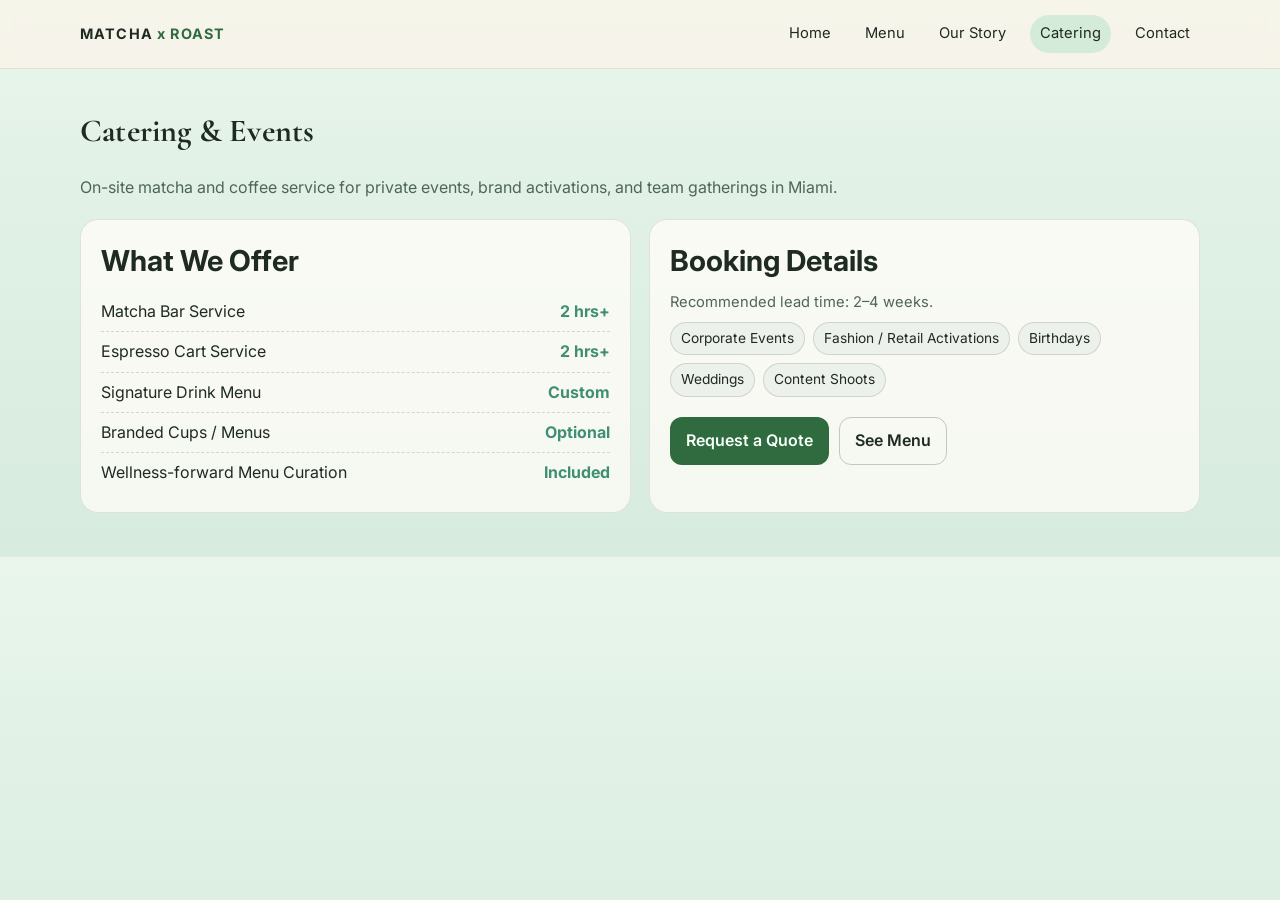
<file: samples/matcha-x-roast/catering.html>
<!doctype html>
<html lang="en">
<head>
  <meta charset="UTF-8" />
  <meta name="viewport" content="width=device-width, initial-scale=1.0" />
  <title>Catering & Events • Matcha x Roast</title>
  <link rel="stylesheet" href="./style.css" />
  <link rel="preconnect" href="https://fonts.googleapis.com">
  <link rel="preconnect" href="https://fonts.gstatic.com" crossorigin>
  <link href="https://fonts.googleapis.com/css2?family=Cormorant+Garamond:wght@500;700&family=Inter:wght@400;500;600;700&display=swap" rel="stylesheet">
</head>
<body>
  <header class="site-nav"><div class="container nav-inner"><a class="brand" href="./index.html">MATCHA <span>x ROAST</span></a><nav class="nav-links"><a href="./index.html">Home</a><a href="./menu.html">Menu</a><a href="./story.html">Our Story</a><a class="active" href="./catering.html">Catering</a><a href="./contact.html">Contact</a></nav></div></header>

  <main class="container section">
    <h1 class="serif">Catering & Events</h1>
    <p class="lead">On-site matcha and coffee service for private events, brand activations, and team gatherings in Miami.</p>

    <div class="grid-2">
      <article class="card">
        <h2>What We Offer</h2>
        <div class="menu-item"><span>Matcha Bar Service</span><span class="price">2 hrs+</span></div>
        <div class="menu-item"><span>Espresso Cart Service</span><span class="price">2 hrs+</span></div>
        <div class="menu-item"><span>Signature Drink Menu</span><span class="price">Custom</span></div>
        <div class="menu-item"><span>Branded Cups / Menus</span><span class="price">Optional</span></div>
        <div class="menu-item"><span>Wellness-forward Menu Curation</span><span class="price">Included</span></div>
      </article>
      <article class="card">
        <h2>Booking Details</h2>
        <p class="small">Recommended lead time: 2–4 weeks.</p>
        <div class="pills">
          <span class="pill">Corporate Events</span>
          <span class="pill">Fashion / Retail Activations</span>
          <span class="pill">Birthdays</span>
          <span class="pill">Weddings</span>
          <span class="pill">Content Shoots</span>
        </div>
        <div class="btn-row">
          <a class="btn primary" href="./contact.html">Request a Quote</a>
          <a class="btn secondary" href="./menu.html">See Menu</a>
        </div>
      </article>
    </div>
  </main>
</body>
</html>
</file>
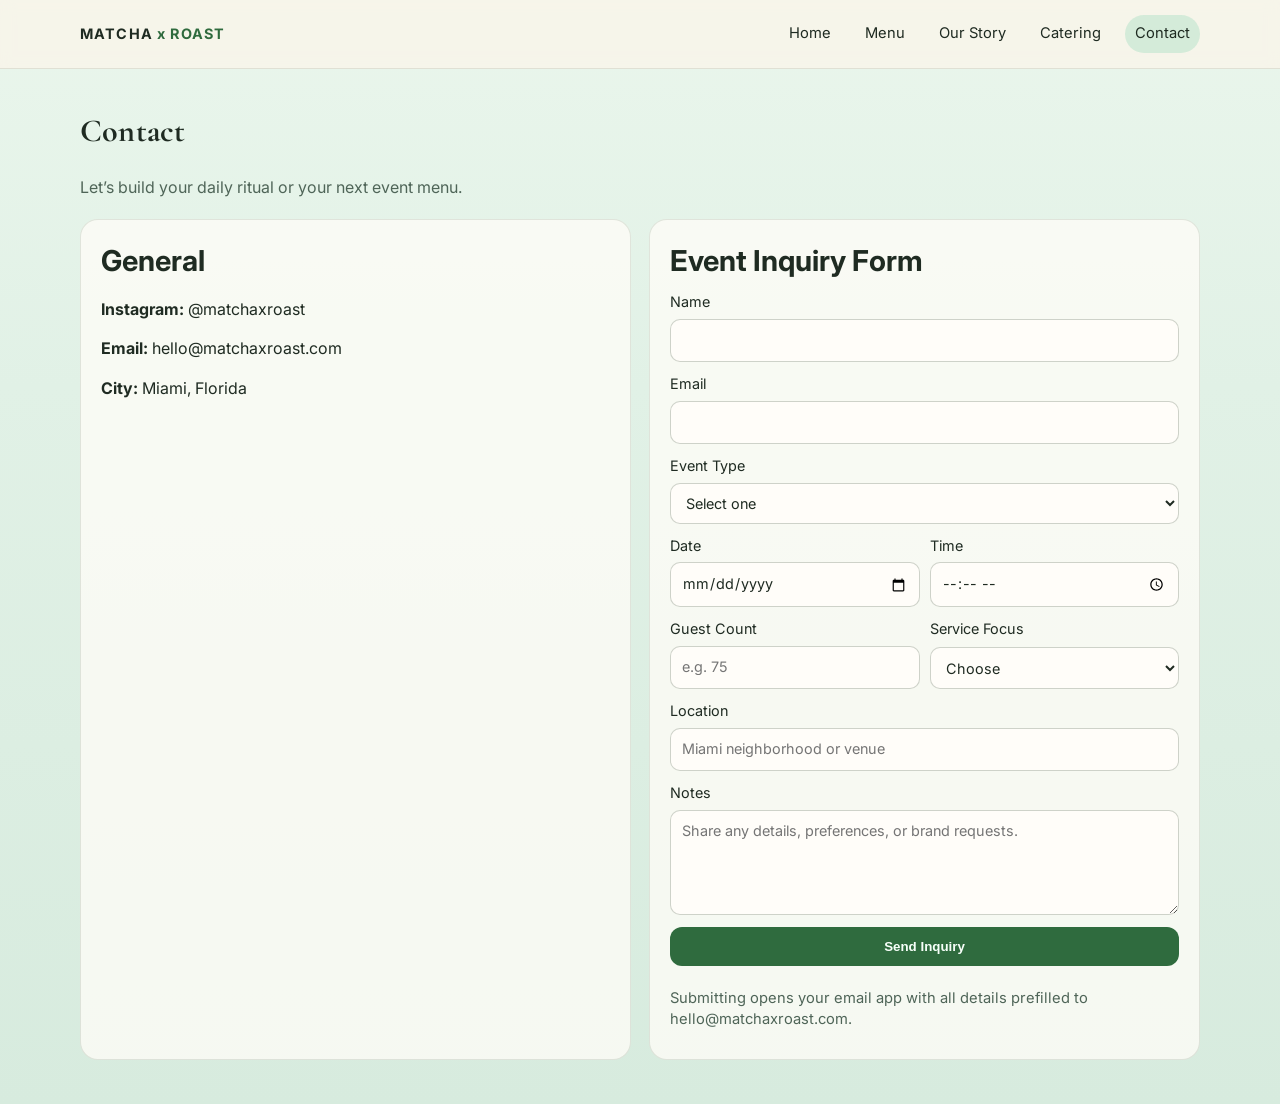
<file: samples/matcha-x-roast/contact.html>
<!doctype html>
<html lang="en">
<head>
  <meta charset="UTF-8" />
  <meta name="viewport" content="width=device-width, initial-scale=1.0" />
  <title>Contact • Matcha x Roast</title>
  <link rel="stylesheet" href="./style.css" />
  <link rel="preconnect" href="https://fonts.googleapis.com">
  <link rel="preconnect" href="https://fonts.gstatic.com" crossorigin>
  <link href="https://fonts.googleapis.com/css2?family=Cormorant+Garamond:wght@500;700&family=Inter:wght@400;500;600;700&display=swap" rel="stylesheet">
</head>
<body>
  <header class="site-nav"><div class="container nav-inner"><a class="brand" href="./index.html">MATCHA <span>x ROAST</span></a><nav class="nav-links"><a href="./index.html">Home</a><a href="./menu.html">Menu</a><a href="./story.html">Our Story</a><a href="./catering.html">Catering</a><a class="active" href="./contact.html">Contact</a></nav></div></header>

  <main class="container section">
    <h1 class="serif">Contact</h1>
    <p class="lead">Let’s build your daily ritual or your next event menu.</p>

    <div class="grid-2">
      <article class="card">
        <h2>General</h2>
        <p><strong>Instagram:</strong> @matchaxroast</p>
        <p><strong>Email:</strong> hello@matchaxroast.com</p>
        <p><strong>City:</strong> Miami, Florida</p>
      </article>

      <article class="card">
        <h2>Event Inquiry Form</h2>
        <form class="intake-form" action="mailto:hello@matchaxroast.com" method="post" enctype="text/plain">
          <label>
            Name
            <input type="text" name="name" required />
          </label>

          <label>
            Email
            <input type="email" name="email" required />
          </label>

          <label>
            Event Type
            <select name="event_type" required>
              <option value="">Select one</option>
              <option>Corporate Event</option>
              <option>Brand Activation</option>
              <option>Private Party</option>
              <option>Wedding</option>
              <option>Other</option>
            </select>
          </label>

          <div class="form-row">
            <label>
              Date
              <input type="date" name="event_date" required />
            </label>
            <label>
              Time
              <input type="time" name="event_time" required />
            </label>
          </div>

          <div class="form-row">
            <label>
              Guest Count
              <input type="number" name="guest_count" min="1" placeholder="e.g. 75" required />
            </label>
            <label>
              Service Focus
              <select name="service_focus" required>
                <option value="">Choose</option>
                <option>Matcha</option>
                <option>Coffee</option>
                <option>Both</option>
              </select>
            </label>
          </div>

          <label>
            Location
            <input type="text" name="location" placeholder="Miami neighborhood or venue" required />
          </label>

          <label>
            Notes
            <textarea name="notes" rows="4" placeholder="Share any details, preferences, or brand requests."></textarea>
          </label>

          <button class="btn primary" type="submit">Send Inquiry</button>
          <p class="small" style="margin-top:10px;">Submitting opens your email app with all details prefilled to hello@matchaxroast.com.</p>
        </form>
      </article>
    </div>
  </main>
</body>
</html>
</file>
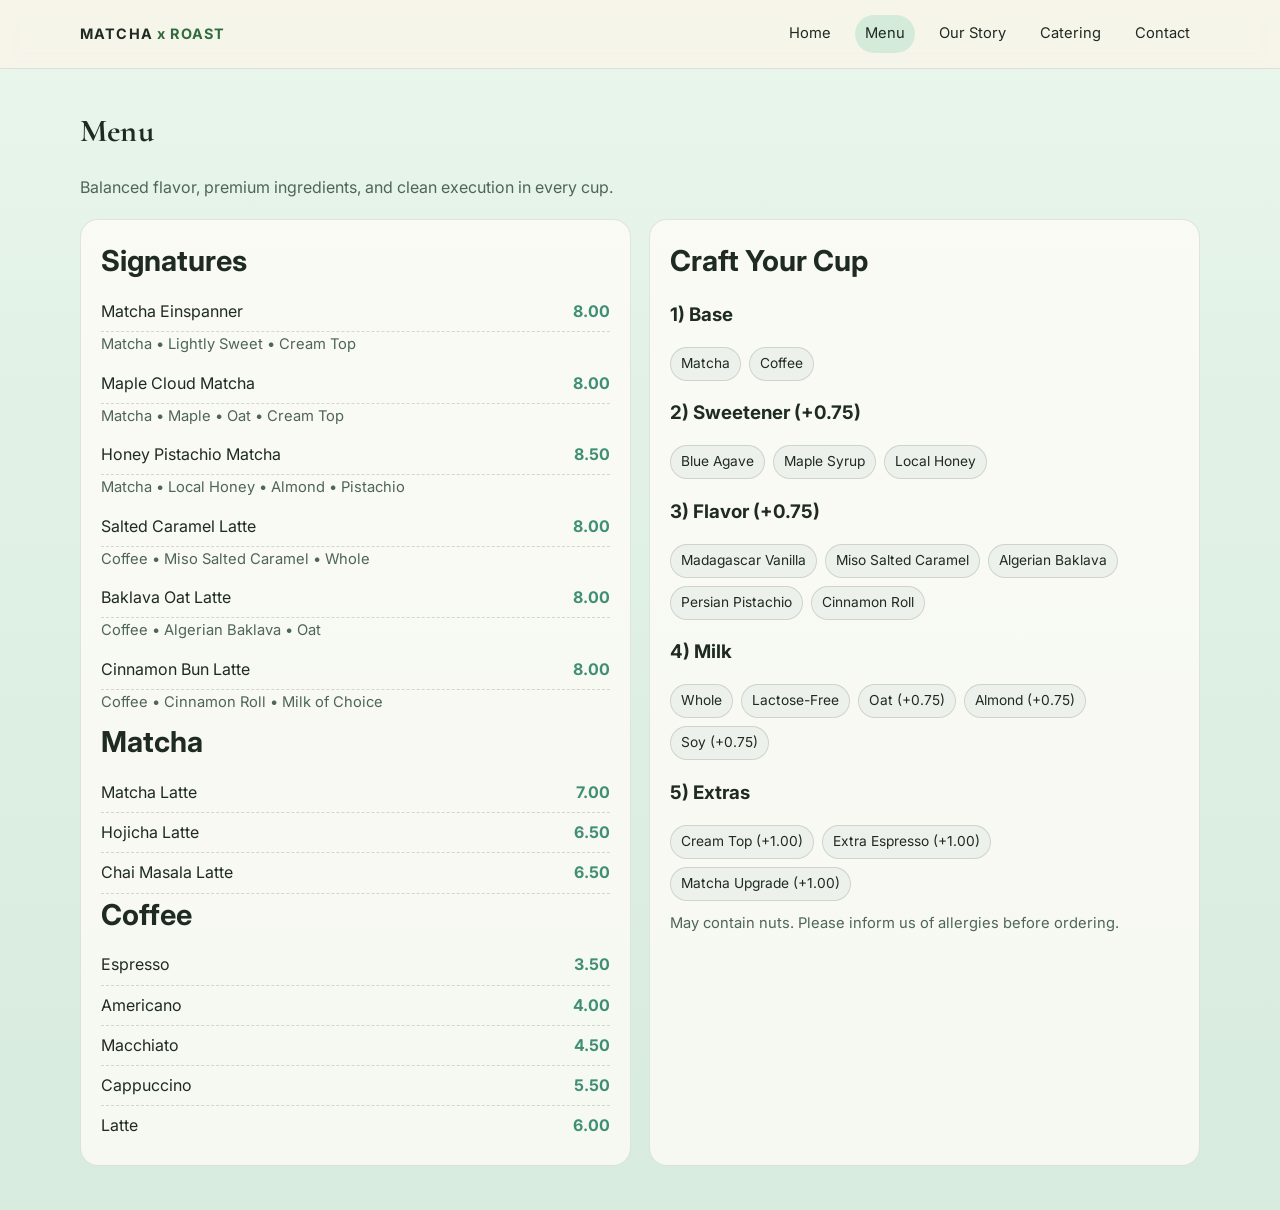
<file: samples/matcha-x-roast/menu.html>
<!doctype html>
<html lang="en">
<head>
  <meta charset="UTF-8" />
  <meta name="viewport" content="width=device-width, initial-scale=1.0" />
  <title>Menu • Matcha x Roast</title>
  <link rel="stylesheet" href="./style.css" />
  <link rel="preconnect" href="https://fonts.googleapis.com">
  <link rel="preconnect" href="https://fonts.gstatic.com" crossorigin>
  <link href="https://fonts.googleapis.com/css2?family=Cormorant+Garamond:wght@500;700&family=Inter:wght@400;500;600;700&display=swap" rel="stylesheet">
</head>
<body>
  <header class="site-nav"><div class="container nav-inner"><a class="brand" href="./index.html">MATCHA <span>x ROAST</span></a><nav class="nav-links"><a href="./index.html">Home</a><a class="active" href="./menu.html">Menu</a><a href="./story.html">Our Story</a><a href="./catering.html">Catering</a><a href="./contact.html">Contact</a></nav></div></header>

  <main class="container section">
    <h1 class="serif">Menu</h1>
    <p class="lead">Balanced flavor, premium ingredients, and clean execution in every cup.</p>

    <div class="grid-2">
      <article class="card">
        <h2>Signatures</h2>
        <div class="menu-item"><span>Matcha Einspanner</span><span class="price">8.00</span></div><div class="small">Matcha • Lightly Sweet • Cream Top</div>
        <div class="menu-item"><span>Maple Cloud Matcha</span><span class="price">8.00</span></div><div class="small">Matcha • Maple • Oat • Cream Top</div>
        <div class="menu-item"><span>Honey Pistachio Matcha</span><span class="price">8.50</span></div><div class="small">Matcha • Local Honey • Almond • Pistachio</div>
        <div class="menu-item"><span>Salted Caramel Latte</span><span class="price">8.00</span></div><div class="small">Coffee • Miso Salted Caramel • Whole</div>
        <div class="menu-item"><span>Baklava Oat Latte</span><span class="price">8.00</span></div><div class="small">Coffee • Algerian Baklava • Oat</div>
        <div class="menu-item"><span>Cinnamon Bun Latte</span><span class="price">8.00</span></div><div class="small">Coffee • Cinnamon Roll • Milk of Choice</div>

        <h2>Matcha</h2>
        <div class="menu-item"><span>Matcha Latte</span><span class="price">7.00</span></div>
        <div class="menu-item"><span>Hojicha Latte</span><span class="price">6.50</span></div>
        <div class="menu-item"><span>Chai Masala Latte</span><span class="price">6.50</span></div>

        <h2>Coffee</h2>
        <div class="menu-item"><span>Espresso</span><span class="price">3.50</span></div>
        <div class="menu-item"><span>Americano</span><span class="price">4.00</span></div>
        <div class="menu-item"><span>Macchiato</span><span class="price">4.50</span></div>
        <div class="menu-item"><span>Cappuccino</span><span class="price">5.50</span></div>
        <div class="menu-item"><span>Latte</span><span class="price">6.00</span></div>
      </article>

      <aside class="card">
        <h2>Craft Your Cup</h2>
        <h3>1) Base</h3>
        <div class="pills"><span class="pill">Matcha</span><span class="pill">Coffee</span></div>
        <h3>2) Sweetener (+0.75)</h3>
        <div class="pills"><span class="pill">Blue Agave</span><span class="pill">Maple Syrup</span><span class="pill">Local Honey</span></div>
        <h3>3) Flavor (+0.75)</h3>
        <div class="pills"><span class="pill">Madagascar Vanilla</span><span class="pill">Miso Salted Caramel</span><span class="pill">Algerian Baklava</span><span class="pill">Persian Pistachio</span><span class="pill">Cinnamon Roll</span></div>
        <h3>4) Milk</h3>
        <div class="pills"><span class="pill">Whole</span><span class="pill">Lactose-Free</span><span class="pill">Oat (+0.75)</span><span class="pill">Almond (+0.75)</span><span class="pill">Soy (+0.75)</span></div>
        <h3>5) Extras</h3>
        <div class="pills"><span class="pill">Cream Top (+1.00)</span><span class="pill">Extra Espresso (+1.00)</span><span class="pill">Matcha Upgrade (+1.00)</span></div>
        <p class="small" style="margin-top:12px;">May contain nuts. Please inform us of allergies before ordering.</p>
      </aside>
    </div>
  </main>
</body>
</html>
</file>
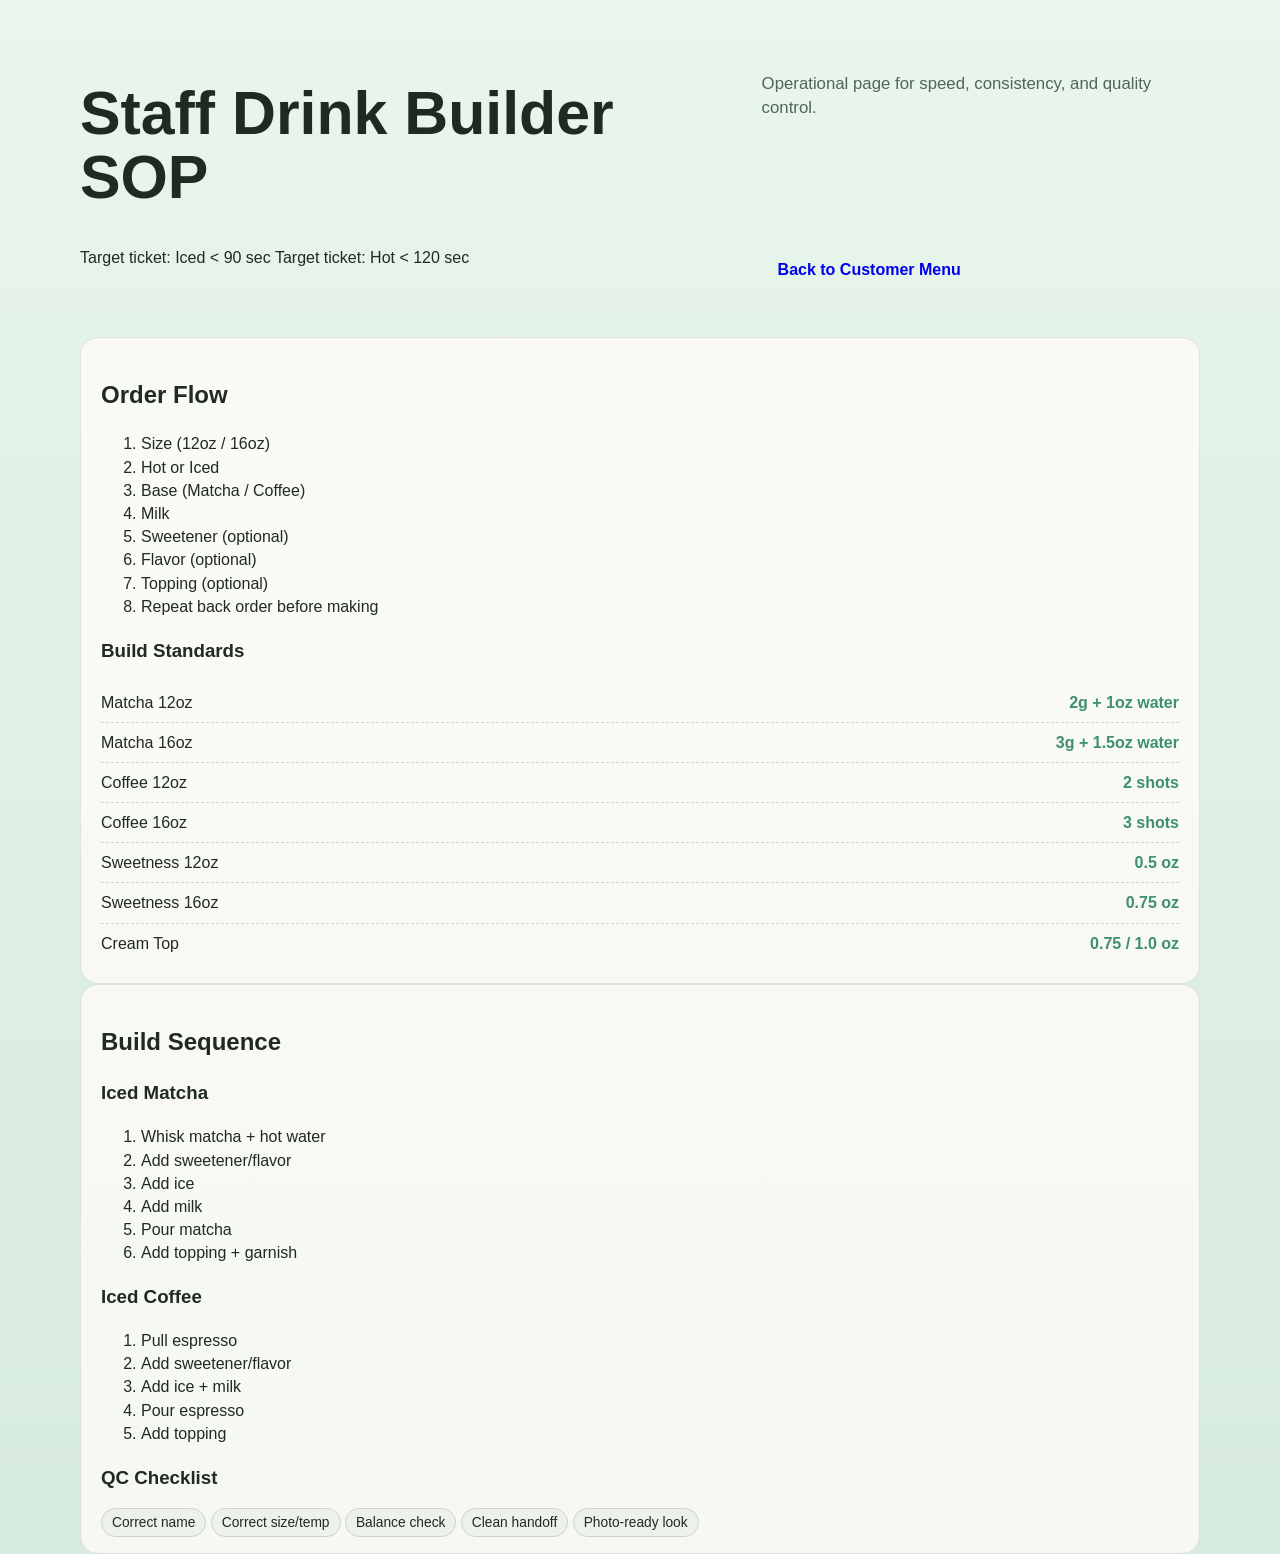
<file: samples/matcha-x-roast/staff.html>
<!doctype html>
<html lang="en">
<head>
  <meta charset="UTF-8" />
  <meta name="viewport" content="width=device-width, initial-scale=1.0" />
  <title>Drink Builder SOP • Staff</title>
  <link rel="stylesheet" href="./style.css" />
</head>
<body>
  <main class="container">
    <section class="hero">
      <h1>Staff Drink Builder SOP</h1>
      <p>Operational page for speed, consistency, and quality control.</p>
      <div class="badges">
        <span class="badge">Target ticket: Iced &lt; 90 sec</span>
        <span class="badge">Target ticket: Hot &lt; 120 sec</span>
      </div>
      <a class="btn" href="./index.html">Back to Customer Menu</a>
    </section>

    <section class="grid">
      <article class="card">
        <h2>Order Flow</h2>
        <ol class="flow">
          <li>Size (12oz / 16oz)</li>
          <li>Hot or Iced</li>
          <li>Base (Matcha / Coffee)</li>
          <li>Milk</li>
          <li>Sweetener (optional)</li>
          <li>Flavor (optional)</li>
          <li>Topping (optional)</li>
          <li>Repeat back order before making</li>
        </ol>

        <h3>Build Standards</h3>
        <div class="menu-item"><span>Matcha 12oz</span><span class="price">2g + 1oz water</span></div>
        <div class="menu-item"><span>Matcha 16oz</span><span class="price">3g + 1.5oz water</span></div>
        <div class="menu-item"><span>Coffee 12oz</span><span class="price">2 shots</span></div>
        <div class="menu-item"><span>Coffee 16oz</span><span class="price">3 shots</span></div>
        <div class="menu-item"><span>Sweetness 12oz</span><span class="price">0.5 oz</span></div>
        <div class="menu-item"><span>Sweetness 16oz</span><span class="price">0.75 oz</span></div>
        <div class="menu-item"><span>Cream Top</span><span class="price">0.75 / 1.0 oz</span></div>
      </article>

      <aside class="card">
        <h2>Build Sequence</h2>
        <h3>Iced Matcha</h3>
        <ol class="flow">
          <li>Whisk matcha + hot water</li>
          <li>Add sweetener/flavor</li>
          <li>Add ice</li>
          <li>Add milk</li>
          <li>Pour matcha</li>
          <li>Add topping + garnish</li>
        </ol>

        <h3>Iced Coffee</h3>
        <ol class="flow">
          <li>Pull espresso</li>
          <li>Add sweetener/flavor</li>
          <li>Add ice + milk</li>
          <li>Pour espresso</li>
          <li>Add topping</li>
        </ol>

        <h3>QC Checklist</h3>
        <div class="pill-row">
          <span class="pill">Correct name</span>
          <span class="pill">Correct size/temp</span>
          <span class="pill">Balance check</span>
          <span class="pill">Clean handoff</span>
          <span class="pill">Photo-ready look</span>
        </div>
      </aside>
    </section>
  </main>
</body>
</html>
</file>
<file: styles.css>
/* === Lightbeam Studio — Blue Theme + A's Layout & Fonts === */

:root {
  --bg: #0b1020;
  --bg-soft: #111831;
  --card: #151d3a;
  --text: #eef2ff;
  --muted: #b3bfdf;
  --boo-blue: #ffffff;
  --brand: #7c9cff;
  --brand-2: #5eead4;
  --accent: #8b5cf6;
  --line: #2a3667;
  --gradient: linear-gradient(90deg, var(--brand), var(--accent));
  --serif: 'DM Serif Display', Georgia, serif;
  --sans: 'DM Sans', -apple-system, sans-serif;
  --max-w: 1100px;
}

*, *::before, *::after { margin: 0; padding: 0; box-sizing: border-box; }
html { scroll-behavior: smooth; }

body {
  font-family: var(--sans);
  background: var(--bg);
  color: var(--text);
  line-height: 1.6;
  -webkit-font-smoothing: antialiased;
}

/* ═══════ NAV ═══════ */
nav {
  position: fixed;
  top: 0; left: 0; right: 0;
  z-index: 100;
  padding: 1.25rem 2.5rem;
  display: flex;
  justify-content: space-between;
  align-items: center;
  background: rgba(11, 16, 32, 0.9);
  backdrop-filter: blur(12px);
  border-bottom: 1px solid transparent;
  transition: border-color 0.3s;
}
nav.scrolled { border-bottom-color: var(--line); }

.nav-logo {
  font-family: var(--sans);
  font-size: 1.1rem;
  font-weight: 700;
  color: var(--text);
  text-decoration: none;
  letter-spacing: -0.02em;
}
.nav-logo .boo,
footer .boo {
  background: var(--gradient);
  -webkit-background-clip: text;
  -webkit-text-fill-color: transparent;
  background-clip: text;
}
.nav-links {
  display: flex;
  gap: 2rem;
  list-style: none;
  align-items: center;
}
.nav-links a {
  color: var(--muted);
  text-decoration: none;
  font-size: 0.85rem;
  font-weight: 400;
  transition: color 0.3s;
}
.nav-links a:hover { color: var(--text); }
.nav-links .nav-cta {
  background: var(--gradient);
  color: white;
  padding: 0.6rem 1.5rem;
  border-radius: 8px;
  font-weight: 500;
  transition: opacity 0.3s, box-shadow 0.3s;
}
.nav-links .nav-cta:hover {
  opacity: 0.9;
  color: white;
  box-shadow: 0 4px 20px rgba(20, 79, 255, 0.3);
}

.nav-hamburger {
  display: none;
  flex-direction: column;
  gap: 5px;
  cursor: pointer;
  background: none;
  border: none;
  padding: 4px;
}
.nav-hamburger span {
  width: 22px;
  height: 1.5px;
  background: var(--text);
  transition: all 0.3s;
}

/* ═══════ HERO ═══════ */
.hero {
  padding: 10rem 2rem 5rem;
  text-align: center;
  max-width: 800px;
  margin: 0 auto;
}
.hero-badge {
  display: inline-block;
  font-size: 0.75rem;
  font-weight: 600;
  letter-spacing: 0.08em;
  text-transform: uppercase;
  color: var(--boo-blue);
  border: 1.5px solid var(--boo-blue);
  padding: 0.5rem 1.2rem;
  border-radius: 100px;
  margin-bottom: 2rem;
}
.hero h1 {
  font-family: var(--serif);
  font-size: clamp(2.5rem, 6vw, 4rem);
  font-weight: 400;
  line-height: 1.15;
  margin-bottom: 1.5rem;
  color: var(--text);
}
.hero p {
  font-size: 1.1rem;
  font-weight: 300;
  color: var(--muted);
  max-width: 580px;
  margin: 0 auto 2rem;
  line-height: 1.7;
}
.hero-ctas {
  display: flex;
  gap: 12px;
  justify-content: center;
  margin-bottom: 1rem;
}
.micro {
  color: var(--muted);
  font-size: 0.85rem;
  opacity: 0.7;
}

/* ═══════ BUTTONS ═══════ */
.btn-gradient, .btn-gradient-full {
  display: inline-block;
  background: var(--gradient);
  color: white;
  padding: 0.85rem 2rem;
  border-radius: 8px;
  text-decoration: none;
  font-size: 0.9rem;
  font-weight: 500;
  border: none;
  cursor: pointer;
  transition: opacity 0.3s, transform 0.2s, box-shadow 0.3s;
}
.btn-gradient:hover, .btn-gradient-full:hover {
  opacity: 0.9;
  transform: translateY(-1px);
  box-shadow: 0 6px 24px rgba(20, 79, 255, 0.3);
}
.btn-gradient-full { width: 100%; text-align: center; }

.btn-ghost, .btn-outline-full {
  display: inline-block;
  background: transparent;
  color: var(--text);
  padding: 0.85rem 2rem;
  border-radius: 8px;
  text-decoration: none;
  font-size: 0.9rem;
  font-weight: 500;
  border: 1px solid var(--line);
  cursor: pointer;
  transition: border-color 0.3s, color 0.3s;
}
.btn-ghost:hover, .btn-outline-full:hover {
  border-color: var(--boo-blue);
  color: var(--boo-blue);
}
.btn-outline-full { width: 100%; text-align: center; }

/* ═══════ STORY STRIP ═══════ */
.story {
  padding: 4rem 2rem;
  background: var(--bg-soft);
  border-top: 1px solid var(--line);
  border-bottom: 1px solid var(--line);
}
.story-inner {
  max-width: 650px;
  margin: 0 auto;
  text-align: center;
}
.story p {
  font-family: var(--serif);
  font-size: clamp(1.2rem, 2.5vw, 1.5rem);
  font-style: italic;
  line-height: 1.7;
  color: var(--muted);
}
.story p strong {
  color: var(--brand-2);
  font-style: normal;
}

/* ═══════ SECTIONS ═══════ */
section { padding: 6rem 2rem; }
.alt-section {
  background: var(--bg-soft);
  border-top: 1px solid var(--line);
  border-bottom: 1px solid var(--line);
}

.section-label {
  font-size: 0.7rem;
  font-weight: 600;
  letter-spacing: 0.15em;
  text-transform: uppercase;
  color: var(--boo-blue);
  text-align: center;
  margin-bottom: 0.75rem;
}
.section-title {
  font-family: var(--serif);
  font-size: clamp(1.8rem, 4vw, 2.5rem);
  font-weight: 400;
  text-align: center;
  margin-bottom: 1rem;
  color: var(--text);
}
.section-subtitle {
  text-align: center;
  color: var(--muted);
  font-weight: 300;
  font-size: 1rem;
  max-width: 500px;
  margin: 0 auto 4rem;
}

/* ═══════ SERVICES GRID ═══════ */
.offers-grid {
  display: grid;
  grid-template-columns: repeat(3, 1fr);
  gap: 1.5rem;
  max-width: var(--max-w);
  margin: 0 auto;
}
.offer-card {
  background: linear-gradient(180deg, rgba(255,255,255,0.04), rgba(255,255,255,0.01));
  border: 1px solid var(--line);
  border-radius: 14px;
  padding: 2.5rem 2rem;
  transition: border-color 0.3s, transform 0.3s;
}
.offer-card:hover {
  border-color: rgba(20, 79, 255, 0.3);
  transform: translateY(-2px);
}
.offer-icon {
  font-size: 1.5rem;
  margin-bottom: 1.25rem;
}
.offer-card h3 {
  font-family: var(--sans);
  font-size: 1.1rem;
  font-weight: 600;
  margin-bottom: 0.75rem;
}
.offer-card p {
  color: var(--muted);
  font-size: 0.9rem;
  font-weight: 300;
  line-height: 1.7;
}

/* ═══════ PRICING ═══════ */
.pricing-grid {
  display: grid;
  grid-template-columns: repeat(3, 1fr);
  gap: 1.5rem;
  max-width: var(--max-w);
  margin: 0 auto;
}
.pricing-card {
  background: linear-gradient(180deg, rgba(255,255,255,0.04), rgba(255,255,255,0.01));
  border: 1px solid var(--line);
  border-radius: 14px;
  padding: 2.5rem;
  text-align: center;
  display: flex;
  flex-direction: column;
  transition: border-color 0.3s, transform 0.3s;
}
.pricing-card:hover {
  border-color: rgba(20, 79, 255, 0.3);
  transform: translateY(-2px);
}
.pricing-card.featured {
  border-color: var(--boo-blue);
  box-shadow: 0 0 0 1px rgba(20, 79, 255, 0.15) inset, 0 8px 32px rgba(20, 79, 255, 0.1);
  position: relative;
}
.pricing-badge {
  position: absolute;
  top: -0.75rem;
  left: 50%;
  transform: translateX(-50%);
  background: var(--gradient);
  color: white;
  font-size: 0.65rem;
  font-weight: 600;
  letter-spacing: 0.1em;
  text-transform: uppercase;
  padding: 0.35rem 1rem;
  border-radius: 100px;
  white-space: nowrap;
}
.pricing-card h3 {
  font-size: 1.1rem;
  font-weight: 600;
  margin-bottom: 0.5rem;
}
.pricing-card .price {
  font-family: var(--serif);
  font-size: 2.2rem;
  margin-bottom: 0.25rem;
}
.pricing-card .price span {
  font-family: var(--sans);
  font-size: 0.85rem;
  color: var(--muted);
  font-weight: 400;
}
.pricing-card .monthly {
  color: var(--brand-2);
  font-weight: 700;
  font-size: 0.95rem;
  margin-bottom: 1.5rem;
}
.pricing-features {
  list-style: none;
  text-align: left;
  margin-bottom: 2rem;
  flex: 1;
}
.pricing-features li {
  padding: 0.5rem 0;
  font-size: 0.85rem;
  color: var(--muted);
  border-bottom: 1px solid rgba(255,255,255,0.04);
  display: flex;
  align-items: flex-start;
  gap: 0.5rem;
}
.pricing-features li:last-child { border-bottom: none; }
.pricing-features li::before {
  content: '✓';
  color: var(--brand-2);
  font-weight: 700;
  font-size: 0.8rem;
  flex-shrink: 0;
  margin-top: 2px;
}
.pricing-features li strong { color: var(--text); }
.bonus-value {
  color: var(--brand-2);
  font-size: 0.8rem;
  font-weight: 600;
}

/* ═══════ PORTFOLIO ═══════ */
.portfolio-grid {
  display: grid;
  grid-template-columns: repeat(3, 1fr);
  gap: 1.5rem;
  max-width: var(--max-w);
  margin: 0 auto;
}
.portfolio-card {
  background: linear-gradient(180deg, rgba(255,255,255,0.04), rgba(255,255,255,0.01));
  border: 1px solid var(--line);
  border-radius: 14px;
  overflow: hidden;
  transition: transform 0.3s, box-shadow 0.3s;
}
.portfolio-card:hover {
  transform: translateY(-3px);
  box-shadow: 0 8px 30px rgba(0,0,0,0.2);
}
.portfolio-thumb {
  width: 100%;
  aspect-ratio: 16/10;
  background: var(--bg-soft);
  display: flex;
  align-items: center;
  justify-content: center;
  color: var(--muted);
  font-size: 0.8rem;
  border-bottom: 1px solid var(--line);
  overflow: hidden;
}
.portfolio-thumb img {
  width: 100%;
  height: 100%;
  object-fit: cover;
}
.portfolio-thumb.placeholder {
  font-size: 1rem;
  font-weight: 600;
  color: var(--boo-blue);
  background: rgba(20, 79, 255, 0.06);
}
.portfolio-info {
  padding: 1.5rem;
}
.portfolio-info h3 {
  font-size: 1rem;
  font-weight: 600;
  margin-bottom: 0.3rem;
}
.portfolio-type {
  font-size: 0.8rem;
  color: var(--brand-2);
  font-weight: 500;
}

/* ═══════ STEPS ═══════ */
.steps {
  display: grid;
  grid-template-columns: repeat(3, 1fr);
  gap: 2rem;
  max-width: var(--max-w);
  margin: 0 auto;
}
.step {
  text-align: center;
  padding: 1rem;
}
.step-num {
  display: inline-flex;
  align-items: center;
  justify-content: center;
  width: 52px;
  height: 52px;
  border-radius: 50%;
  background: var(--gradient);
  color: white;
  font-family: var(--serif);
  font-size: 1.3rem;
  margin-bottom: 1.25rem;
}
.step h3 {
  font-size: 1rem;
  font-weight: 600;
  margin-bottom: 0.5rem;
}
.step p {
  font-size: 0.85rem;
  color: var(--muted);
  font-weight: 300;
  line-height: 1.7;
}

/* ═══════ CONTACT FORM ═══════ */
.contact-wrap {
  max-width: 640px;
  margin: 0 auto;
  text-align: center;
}
.contact-form {
  background: linear-gradient(180deg, rgba(255,255,255,0.04), rgba(255,255,255,0.01));
  border: 1px solid var(--line);
  border-radius: 14px;
  padding: 2rem;
  text-align: left;
  margin-top: 0;
}
.form-grid {
  display: grid;
  grid-template-columns: 1fr 1fr;
  gap: 16px;
  margin-bottom: 16px;
}
.contact-form label {
  display: block;
  font-size: 0.85rem;
  font-weight: 600;
  color: var(--muted);
  margin-bottom: 4px;
}
.optional {
  font-weight: 400;
  opacity: 0.6;
}
.contact-form input,
.contact-form textarea {
  width: 100%;
  margin-top: 6px;
  border-radius: 10px;
  border: 1px solid var(--line);
  background: var(--bg);
  color: var(--text);
  padding: 12px 14px;
  font-family: var(--sans);
  font-size: 0.9rem;
  transition: border-color 0.2s;
}
.contact-form input:focus,
.contact-form textarea:focus {
  outline: none;
  border-color: var(--boo-blue);
  box-shadow: 0 0 0 3px rgba(20, 79, 255, 0.15);
}
.contact-form textarea { resize: vertical; }
.full-width { margin-bottom: 12px; }
.contact-form .btn-gradient-full { margin-top: 12px; font-family: var(--sans); font-size: 0.95rem; }

/* ═══════ FOOTER ═══════ */
footer {
  padding: 2.5rem 2rem;
  text-align: center;
  border-top: 1px solid var(--line);
}
footer p {
  font-size: 0.75rem;
  color: var(--muted);
}
footer a {
  color: var(--muted);
  text-decoration: none;
  transition: color 0.3s;
}
footer a:hover { color: var(--boo-blue); }

/* ═══════ ANIMATIONS ═══════ */
.fade-in {
  opacity: 0;
  transform: translateY(24px);
  transition: opacity 0.7s ease, transform 0.7s ease;
}
.fade-in.visible {
  opacity: 1;
  transform: translateY(0);
}

/* ═══════ MOBILE ═══════ */
@media (max-width: 768px) {
  nav { padding: 1rem 1.5rem; }
  .nav-links {
    display: none;
    position: fixed;
    top: 0; left: 0; right: 0; bottom: 0;
    background: rgba(11, 16, 32, 0.98);
    flex-direction: column;
    align-items: center;
    justify-content: center;
    gap: 2rem;
  }
  .nav-links.open { display: flex; }
  .nav-hamburger { display: flex; z-index: 101; }
  .nav-hamburger.open span:nth-child(1) { transform: rotate(45deg) translate(4px, 4px); }
  .nav-hamburger.open span:nth-child(2) { opacity: 0; }
  .nav-hamburger.open span:nth-child(3) { transform: rotate(-45deg) translate(4px, -4px); }

  .hero { padding: 8rem 1.5rem 4rem; }
  .hero-ctas { flex-direction: column; align-items: center; }
  section { padding: 4rem 1.5rem; }
  .offers-grid, .portfolio-grid, .steps, .pricing-grid { grid-template-columns: 1fr; }
  .form-grid { grid-template-columns: 1fr; }
}

@media (min-width: 769px) and (max-width: 1000px) {
  .offers-grid { grid-template-columns: repeat(2, 1fr); }
}
</file>
<file: samples/lumi-lash/styles.css>
:root {
    --gold: #C9A96E;
    --gold-light: #D4BA8A;
    --black: #0A0A0A;
    --dark: #141414;
    --dark-card: #1A1A1A;
    --text: #E8E8E8;
    --text-muted: #999;
    --serif: 'Playfair Display', Georgia, serif;
    --sans: 'Inter', -apple-system, sans-serif;
}

* { margin: 0; padding: 0; box-sizing: border-box; }
html { scroll-behavior: smooth; }

body {
    font-family: var(--sans);
    background: var(--black);
    color: var(--text);
    line-height: 1.6;
    -webkit-font-smoothing: antialiased;
}

/* ═══════════════════ NAV ═══════════════════ */
nav {
    position: fixed;
    top: 0; left: 0; right: 0;
    z-index: 100;
    padding: 1.5rem 3rem;
    display: flex;
    justify-content: space-between;
    align-items: center;
    transition: background 0.4s, padding 0.4s;
}
nav.scrolled {
    padding: 1rem 3rem;
}
nav.scrolled::before {
    content: '';
    position: absolute;
    inset: 0;
    background: rgba(10, 10, 10, 0.95);
    backdrop-filter: blur(20px);
    -webkit-backdrop-filter: blur(20px);
    z-index: -1;
}
.nav-logo {
    font-family: var(--serif);
    font-size: 1.5rem;
    font-weight: 700;
    color: var(--gold);
    text-decoration: none;
    letter-spacing: 0.05em;
}
.nav-links {
    display: flex;
    gap: 2.5rem;
    list-style: none;
    align-items: center;
}
.nav-links > li { position: relative; }
.nav-links a {
    color: var(--text);
    text-decoration: none;
    font-size: 0.85rem;
    font-weight: 300;
    letter-spacing: 0.12em;
    text-transform: uppercase;
    transition: color 0.3s;
}
.nav-links a:hover { color: var(--gold); }

/* Dropdown */
.dropdown-toggle {
    cursor: pointer;
}
.dropdown-toggle::after {
    content: '';
    display: inline-block;
    width: 5px;
    height: 5px;
    border-right: 1px solid var(--text-muted);
    border-bottom: 1px solid var(--text-muted);
    transform: rotate(45deg);
    margin-left: 6px;
    margin-bottom: 2px;
    transition: transform 0.3s, border-color 0.3s;
}
.dropdown:hover .dropdown-toggle::after {
    transform: rotate(-135deg);
    border-color: var(--gold);
}
.dropdown-menu {
    position: absolute;
    top: calc(100% + 1rem);
    left: 50%;
    transform: translateX(-50%);
    list-style: none;
    background: rgba(20, 20, 20, 0.97);
    backdrop-filter: blur(20px);
    border: 1px solid rgba(201,169,110,0.15);
    padding: 0.75rem 0;
    min-width: 200px;
    opacity: 0;
    visibility: hidden;
    transform: translateX(-50%) translateY(8px);
    transition: all 0.3s;
}
.dropdown:hover .dropdown-menu {
    opacity: 1;
    visibility: visible;
    transform: translateX(-50%) translateY(0);
}
.dropdown-menu li a {
    display: block;
    padding: 0.6rem 1.5rem;
    font-size: 0.8rem;
    letter-spacing: 0.1em;
    white-space: nowrap;
}
.dropdown-menu li a:hover {
    background: rgba(201,169,110,0.08);
}

/* Hamburger */
.nav-hamburger {
    display: none;
    flex-direction: column;
    gap: 5px;
    cursor: pointer;
    background: none;
    border: none;
    padding: 4px;
}
.nav-hamburger span {
    width: 24px;
    height: 1.5px;
    background: var(--text);
    transition: all 0.3s;
}

/* ═══════════════════ HERO ═══════════════════ */
.hero {
    height: 100vh;
    display: flex;
    flex-direction: column;
    justify-content: center;
    align-items: center;
    text-align: center;
    position: relative;
    overflow: hidden;
    background-size: cover;
    background-position: center;
    background-repeat: no-repeat;
    filter: saturate(0.75);
}
.hero-overlay {
    position: absolute;
    inset: 0;
    background: linear-gradient(135deg, rgba(20, 10, 30, 0.55) 0%, rgba(10, 10, 20, 0.4) 100%);
    backdrop-filter: sepia(0.2) brightness(0.88);
    z-index: 1;
}
.hero-content {
    position: relative;
    z-index: 2;
}
.hero-tagline {
    font-family: var(--sans);
    font-size: 0.75rem;
    font-weight: 400;
    letter-spacing: 0.35em;
    text-transform: uppercase;
    color: var(--gold);
    margin-bottom: 2rem;
}
.hero h1 {
    font-family: var(--serif);
    font-size: clamp(3rem, 8vw, 6.5rem);
    font-weight: 400;
    line-height: 1.1;
    margin-bottom: 0.5rem;
}
.hero h1 em {
    font-style: italic;
    color: var(--gold);
}
.hero-sub {
    font-size: 1rem;
    font-weight: 300;
    color: var(--text-muted);
    margin-top: 1.5rem;
    letter-spacing: 0.05em;
}
.hero-cta {
    margin-top: 3rem;
    display: inline-block;
    padding: 1rem 3rem;
    border: 1px solid var(--gold);
    color: var(--gold);
    text-decoration: none;
    font-size: 0.8rem;
    font-weight: 500;
    letter-spacing: 0.2em;
    text-transform: uppercase;
    transition: all 0.4s;
}
.hero-cta:hover {
    background: var(--gold);
    color: var(--black);
}
.scroll-indicator {
    position: absolute;
    bottom: 2rem;
    left: 50%;
    transform: translateX(-50%);
    display: flex;
    flex-direction: column;
    align-items: center;
    gap: 0.5rem;
    animation: float 2s ease-in-out infinite;
    z-index: 2;
}
.scroll-indicator span {
    font-size: 0.65rem;
    letter-spacing: 0.2em;
    text-transform: uppercase;
    color: var(--text-muted);
}
.scroll-indicator::after {
    content: '';
    width: 1px;
    height: 30px;
    background: linear-gradient(to bottom, var(--gold), transparent);
}
@keyframes float {
    0%, 100% { transform: translateX(-50%) translateY(0); }
    50% { transform: translateX(-50%) translateY(8px); }
}

/* ═══════════════════ PAGE HERO (subpages) ═══════════════════ */
.page-hero {
    height: 45vh;
    min-height: 350px;
    display: flex;
    flex-direction: column;
    justify-content: center;
    align-items: center;
    text-align: center;
    position: relative;
    background: linear-gradient(135deg, var(--black) 0%, #1a1210 40%, #12090e 70%, var(--black) 100%);
}
.page-hero::before {
    content: '';
    position: absolute;
    top: 50%; left: 50%;
    transform: translate(-50%, -50%);
    width: 500px; height: 500px;
    background: radial-gradient(circle, rgba(201,169,110,0.08) 0%, transparent 70%);
    border-radius: 50%;
}
.page-hero-content {
    position: relative;
    z-index: 1;
}
.page-hero .hero-tagline { margin-bottom: 1.5rem; }
.page-hero h1 {
    font-family: var(--serif);
    font-size: clamp(2.5rem, 6vw, 4.5rem);
    font-weight: 400;
    line-height: 1.1;
}
.page-hero h1 em {
    font-style: italic;
    color: var(--gold);
}
.page-hero-sub {
    font-size: 1rem;
    font-weight: 300;
    color: var(--text-muted);
    margin-top: 1.5rem;
    max-width: 450px;
}

/* ═══════════════════ SECTIONS ═══════════════════ */
section { padding: 7rem 2rem; }

.section-label {
    font-size: 0.7rem;
    font-weight: 400;
    letter-spacing: 0.3em;
    text-transform: uppercase;
    color: var(--gold);
    text-align: center;
    margin-bottom: 1rem;
}
.section-title {
    font-family: var(--serif);
    font-size: clamp(2rem, 4vw, 3rem);
    font-weight: 400;
    text-align: center;
    margin-bottom: 1rem;
}
.section-subtitle {
    text-align: center;
    color: var(--text-muted);
    font-weight: 300;
    font-size: 0.95rem;
    max-width: 500px;
    margin: 0 auto 4rem;
}

.bg-dark { background: var(--dark); }

/* ═══════════════════ SERVICE OVERVIEW CARDS (homepage) ═══════════════════ */
.services-overview {
    display: grid;
    grid-template-columns: repeat(auto-fit, minmax(280px, 1fr));
    gap: 2rem;
    max-width: 1000px;
    margin: 0 auto;
}
.service-card {
    display: block;
    text-decoration: none;
    color: var(--text);
    background: var(--dark-card);
    border: 1px solid rgba(201,169,110,0.1);
    padding: 3rem 2.5rem;
    text-align: center;
    transition: border-color 0.4s, transform 0.4s;
}
.service-card:hover {
    border-color: rgba(201,169,110,0.35);
    transform: translateY(-4px);
}
.service-card-icon {
    color: var(--gold);
    font-size: 1.5rem;
    margin-bottom: 1.5rem;
}
.service-card h3 {
    font-family: var(--serif);
    font-size: 1.5rem;
    font-weight: 400;
    color: var(--gold);
    margin-bottom: 1rem;
}
.service-card p {
    color: var(--text-muted);
    font-size: 0.9rem;
    font-weight: 300;
    line-height: 1.7;
    margin-bottom: 2rem;
}
.service-card-link {
    font-size: 0.8rem;
    font-weight: 500;
    letter-spacing: 0.1em;
    color: var(--gold);
    transition: letter-spacing 0.3s;
}
.service-card:hover .service-card-link {
    letter-spacing: 0.18em;
}

/* ═══════════════════ PRICING TABLE (subpages) ═══════════════════ */
.pricing-section {
    max-width: 700px;
    margin: 0 auto;
}
.pricing-group-title {
    font-family: var(--serif);
    font-size: 1.15rem;
    font-weight: 400;
    color: var(--text);
    margin-bottom: 1rem;
    padding-bottom: 0.5rem;
    border-bottom: 1px solid rgba(201,169,110,0.2);
}
.pricing-section ul {
    list-style: none;
    margin-bottom: 2.5rem;
}
.pricing-section li {
    display: flex;
    justify-content: space-between;
    align-items: baseline;
    padding: 0.65rem 0;
    border-bottom: 1px solid rgba(255,255,255,0.04);
    font-size: 0.9rem;
}
.pricing-section li:last-child { border-bottom: none; }
.item-name { font-weight: 400; }
.item-price {
    color: var(--gold);
    font-weight: 500;
    white-space: nowrap;
    margin-left: 1rem;
}

/* ═══════════════════ GALLERY (subpages) ═══════════════════ */
.gallery {
    max-width: 900px;
    margin: 4rem auto 0;
}
.gallery-title {
    font-family: var(--serif);
    font-size: 1.3rem;
    font-weight: 400;
    text-align: center;
    margin-bottom: 2rem;
    color: var(--text);
}
.gallery-grid {
    display: grid;
    grid-template-columns: repeat(3, 1fr);
    gap: 0.75rem;
}
.gallery-item {
    aspect-ratio: 1;
    background: var(--dark-card);
    border: 1px solid rgba(201,169,110,0.08);
    display: flex;
    align-items: center;
    justify-content: center;
    overflow: hidden;
    transition: border-color 0.4s;
}
.gallery-item:hover {
    border-color: rgba(201,169,110,0.25);
}
.gallery-item img {
    width: 100%;
    height: 100%;
    object-fit: cover;
    transition: transform 0.5s;
}
.gallery-item:hover img {
    transform: scale(1.05);
}
.gallery-item .placeholder-num {
    color: var(--text-muted);
    font-size: 0.75rem;
    letter-spacing: 0.1em;
}

/* ═══════════════════ LOCATION ═══════════════════ */
.location-grid {
    display: grid;
    grid-template-columns: 1fr 1fr;
    gap: 3rem;
    max-width: 1000px;
    margin: 0 auto;
    align-items: center;
}
.location-info h3 {
    font-family: var(--serif);
    font-size: 1.8rem;
    font-weight: 400;
    margin-bottom: 2rem;
}
.location-detail { margin-bottom: 1.5rem; }
.location-detail .label {
    font-size: 0.7rem;
    font-weight: 500;
    letter-spacing: 0.2em;
    text-transform: uppercase;
    color: var(--gold);
    margin-bottom: 0.4rem;
}
.location-detail .value {
    font-weight: 300;
    color: var(--text-muted);
    font-size: 0.95rem;
    line-height: 1.6;
}
.map-placeholder {
    width: 100%;
    aspect-ratio: 1;
    background: var(--dark-card);
    border: 1px solid rgba(201,169,110,0.1);
    display: flex;
    align-items: center;
    justify-content: center;
    color: var(--text-muted);
    font-size: 0.85rem;
}

/* ═══════════════════ BOOKING ═══════════════════ */
.booking {
    text-align: center;
    padding: 8rem 2rem;
    background: linear-gradient(135deg, var(--black) 0%, #1a1210 50%, var(--black) 100%);
    position: relative;
}
.booking::before {
    content: '';
    position: absolute;
    top: 50%; left: 50%;
    transform: translate(-50%, -50%);
    width: 400px; height: 400px;
    background: radial-gradient(circle, rgba(201,169,110,0.06) 0%, transparent 70%);
    border-radius: 50%;
}
.booking-content { position: relative; z-index: 1; }
.booking h2 {
    font-family: var(--serif);
    font-size: clamp(2.5rem, 5vw, 4rem);
    font-weight: 400;
    margin-bottom: 1rem;
}
.booking h2 em { font-style: italic; color: var(--gold); }
.booking p {
    color: var(--text-muted);
    font-weight: 300;
    margin-bottom: 3rem;
    font-size: 1rem;
}
.btn-book {
    display: inline-flex;
    align-items: center;
    gap: 0.75rem;
    padding: 1.2rem 3.5rem;
    background: var(--gold);
    color: var(--black);
    text-decoration: none;
    font-size: 0.8rem;
    font-weight: 600;
    letter-spacing: 0.2em;
    text-transform: uppercase;
    transition: all 0.4s;
}
.btn-book:hover {
    background: var(--gold-light);
    transform: translateY(-2px);
    box-shadow: 0 8px 30px rgba(201,169,110,0.2);
}
.btn-book svg { width: 18px; height: 18px; fill: currentColor; }

/* ═══════════════════ FOOTER ═══════════════════ */
footer {
    padding: 3rem 2rem;
    text-align: center;
    border-top: 1px solid rgba(255,255,255,0.05);
}
.footer-logo {
    font-family: var(--serif);
    font-size: 1.2rem;
    color: var(--gold);
    margin-bottom: 1rem;
}
.footer-links {
    display: flex;
    justify-content: center;
    gap: 2rem;
    margin-bottom: 1.5rem;
}
.footer-links a {
    color: var(--text-muted);
    text-decoration: none;
    font-size: 0.8rem;
    letter-spacing: 0.1em;
    transition: color 0.3s;
}
.footer-links a:hover { color: var(--gold); }
footer p { color: rgba(255,255,255,0.2); font-size: 0.75rem; }

/* ═══════════════════ ANIMATIONS ═══════════════════ */
.fade-in {
    opacity: 0;
    transform: translateY(30px);
    transition: opacity 0.8s ease, transform 0.8s ease;
}
.fade-in.visible {
    opacity: 1;
    transform: translateY(0);
}

/* ═══════════════════ BACK LINK (subpages) ═══════════════════ */
.back-link {
    display: inline-block;
    margin-bottom: 2rem;
    color: var(--text-muted);
    text-decoration: none;
    font-size: 0.8rem;
    letter-spacing: 0.1em;
    transition: color 0.3s;
}
.back-link:hover { color: var(--gold); }

/* ═══════════════════ MOBILE ═══════════════════ */
@media (max-width: 768px) {
    nav { 
        padding: 1.2rem 1.5rem; 
        position: fixed;    /* Add this */
        top: 0;             /* Add this */
        left: 0;            /* Add this */
        width: 100%;        /* Add this */
        z-index: 100;       /* Keep it above the content */
        background :rgba(10, 10, 10, 0.95); /* Add a solid color if it was transparent */
    }
        
    nav.scrolled { 
        padding: 0.8rem 1.5rem; 
    }

    .nav-links {
        display: none;
        position: fixed;
        top: 0; left: 0; right: 0; height: 100vh;
        background: rgba(10,10,10,0.98);
        flex-direction: column;
        align-items: center;
        justify-content: center;
        gap: 1.4rem;
    }
    .nav-links.open { display: flex; }

    /* Hide "Services" parent label — show sub-items directly */
    .dropdown-toggle { display: none; }
    .dropdown-menu {
        position: static;
        transform: none;
        background: transparent;
        border: none;
        backdrop-filter: none;
        opacity: 1;
        visibility: visible;
        padding: 0;
        display: flex;
        flex-direction: column;
        align-items: center;
        gap: 1.4rem;
    }
    .dropdown-menu li a {
        padding: 0;
        text-align: center;
        font-size: 0.85rem;
        font-weight: 300;
        letter-spacing: 0.12em;
        color: var(--text);
    }

    .nav-hamburger { display: flex; z-index: 101; }
    .nav-hamburger.open span:nth-child(1) { transform: rotate(45deg) translate(4px, 4px); }
    .nav-hamburger.open span:nth-child(2) { opacity: 0; }
    .nav-hamburger.open span:nth-child(3) { transform: rotate(-45deg) translate(4px, -4px); }

    section { padding: 5rem 1.5rem; }
    .services-overview { grid-template-columns: 1fr; }
    .gallery-grid { grid-template-columns: repeat(3, 1fr); gap: 0.35rem; }
    .location-grid { grid-template-columns: 1fr; }
    .map-placeholder { aspect-ratio: 16/9; }
    .booking { padding: 6rem 1.5rem; }
    .page-hero { height: 35vh; min-height: 280px; }
}
</file>
<file: samples/matcha-x-roast/style.css>
:root {
  --sand: #eaf6ec;
  --dune: #d4ebd9;
  --sage: #8dbd98;
  --palm: #2f6b3e;
  --ocean: #3f8f74;
  --ink: #1f2b22;
  --muted: #4f6558;
  --white: #f7fff9;
}

* { box-sizing: border-box; }
html, body { margin: 0; padding: 0; }
body {
  font-family: "Inter", "Avenir Next", "Helvetica Neue", Arial, sans-serif;
  background: linear-gradient(180deg, var(--sand), #e1f1e6 35%, #d7ebde 100%);
  color: var(--ink);
  line-height: 1.45;
}

.serif { font-family: "Cormorant Garamond", "Times New Roman", serif; letter-spacing: 0.2px; }

.container { width: min(1120px, 92vw); margin: 0 auto; }

.site-nav {
  position: sticky; top: 0; z-index: 30;
  backdrop-filter: blur(7px);
  background: rgba(249, 244, 234, 0.82);
  border-bottom: 1px solid rgba(95, 111, 91, 0.15);
}
.nav-inner {
  display: flex; align-items: center; justify-content: space-between;
  min-height: 68px;
}
.brand { text-decoration: none; color: var(--ink); font-weight: 700; letter-spacing: .08em; font-size: .9rem; }
.brand span { color: var(--palm); }
.nav-links { display: flex; gap: 14px; flex-wrap: wrap; }
.nav-links a {
  color: var(--ink); text-decoration: none; font-size: .92rem;
  padding: 8px 10px; border-radius: 999px;
}
.nav-links a:hover, .nav-links a.active { background: var(--dune); }

.hero {
  padding: 72px 0 44px;
  display: grid; grid-template-columns: 1.2fr .8fr; gap: 24px;
}
@media (max-width: 920px) { .hero { grid-template-columns: 1fr; padding-top: 44px; } }

.kicker { color: var(--palm); letter-spacing: .14em; text-transform: uppercase; font-size: .75rem; font-weight: 600; }
.hero h1 { margin: 10px 0 12px; font-size: clamp(2rem, 5vw, 3.8rem); line-height: 1.05; }
.hero p { margin: 0; color: var(--muted); font-size: 1.05rem; max-width: 60ch; }

.card {
  background: rgba(255, 253, 248, 0.76);
  border: 1px solid rgba(95, 111, 91, 0.16);
  border-radius: 18px;
  padding: 20px;
}

.metrics { display: grid; grid-template-columns: repeat(3,1fr); gap: 12px; margin-top: 20px; }
.metric { background: rgba(231, 220, 201, 0.55); border-radius: 14px; padding: 12px; }
.metric .n { font-size: 1.3rem; font-weight: 700; color: var(--palm); }
.metric .l { color: var(--muted); font-size: .83rem; }

.btn-row { display: flex; gap: 10px; margin-top: 20px; flex-wrap: wrap; }
.btn {
  display: inline-block; text-decoration: none; font-weight: 600;
  padding: 11px 15px; border-radius: 12px; border: 1px solid transparent;
}
.btn.primary { background: var(--palm); color: var(--white); }
.btn.secondary { background: transparent; color: var(--ink); border-color: rgba(95,111,91,0.35); }

.section { padding: 18px 0 44px; }
.section h2 { font-size: 1.8rem; margin: 0 0 10px; }
.section .lead { color: var(--muted); margin-bottom: 20px; }

.grid-2 { display: grid; grid-template-columns: 1fr 1fr; gap: 18px; }
@media (max-width: 920px) { .grid-2 { grid-template-columns: 1fr; } }

.menu-item {
  display: flex; justify-content: space-between; gap: 12px;
  padding: 8px 0; border-bottom: 1px dashed rgba(95,111,91,0.25);
}
.menu-item:last-child { border-bottom: none; }
.price { color: var(--ocean); font-weight: 700; }
.small { color: var(--muted); font-size: .92rem; margin-top: 2px; margin-bottom: 8px; }

.pills { display: flex; flex-wrap: wrap; gap: 8px; }
.pill {
  font-size: .86rem; padding: 6px 10px; border-radius: 999px;
  background: #edf1eb; border: 1px solid rgba(95,111,91,0.22);
}

.footer {
  margin-top: 26px; padding: 24px 0 36px;
  border-top: 1px solid rgba(95,111,91,0.2);
  color: var(--muted); font-size: .9rem;
}

.tag { font-size: .76rem; color: var(--palm); text-transform: uppercase; letter-spacing: .12em; }

.photo-grid {
  display: grid;
  grid-template-columns: 1fr 1fr;
  gap: 10px;
  margin-top: 10px;
}
.photo-grid img {
  width: 100%;
  height: 170px;
  object-fit: cover;
  border-radius: 12px;
  border: 1px solid rgba(95,111,91,0.2);
}
@media (max-width: 680px) {
  .photo-grid { grid-template-columns: 1fr; }
  .photo-grid img { height: 200px; }
}

.intake-form { display: grid; gap: 12px; }
.intake-form label {
  display: grid;
  gap: 6px;
  font-size: .9rem;
  color: var(--ink);
}
.intake-form input,
.intake-form select,
.intake-form textarea {
  width: 100%;
  border: 1px solid rgba(95,111,91,0.3);
  border-radius: 10px;
  background: #fffdf9;
  color: var(--ink);
  padding: 10px 11px;
  font: inherit;
}
.intake-form textarea { resize: vertical; }
.intake-form input:focus,
.intake-form select:focus,
.intake-form textarea:focus {
  outline: none;
  border-color: var(--palm);
  box-shadow: 0 0 0 3px rgba(95,111,91,0.15);
}
.form-row { display: grid; grid-template-columns: 1fr 1fr; gap: 10px; }
@media (max-width: 680px) { .form-row { grid-template-columns: 1fr; } }

.signature-carousel {
  display: grid;
  grid-auto-flow: column;
  grid-auto-columns: minmax(260px, 1fr);
  gap: 14px;
  overflow-x: auto;
  padding-bottom: 8px;
  scroll-snap-type: x mandatory;
}
.signature-carousel::-webkit-scrollbar { height: 8px; }
.signature-carousel::-webkit-scrollbar-thumb {
  background: rgba(95,111,91,0.3);
  border-radius: 999px;
}
.drink-slide {
  background: rgba(255,253,248,0.76);
  border: 1px solid rgba(95,111,91,0.16);
  border-radius: 16px;
  overflow: hidden;
  scroll-snap-align: start;
}
.drink-slide img {
  width: 100%;
  height: 220px;
  object-fit: cover;
  display: block;
}
.slide-copy { padding: 14px; }
.slide-copy h3 { margin: 0 0 6px; }
.slide-copy p { margin: 0 0 8px; color: var(--muted); font-size: .93rem; }
</file>
